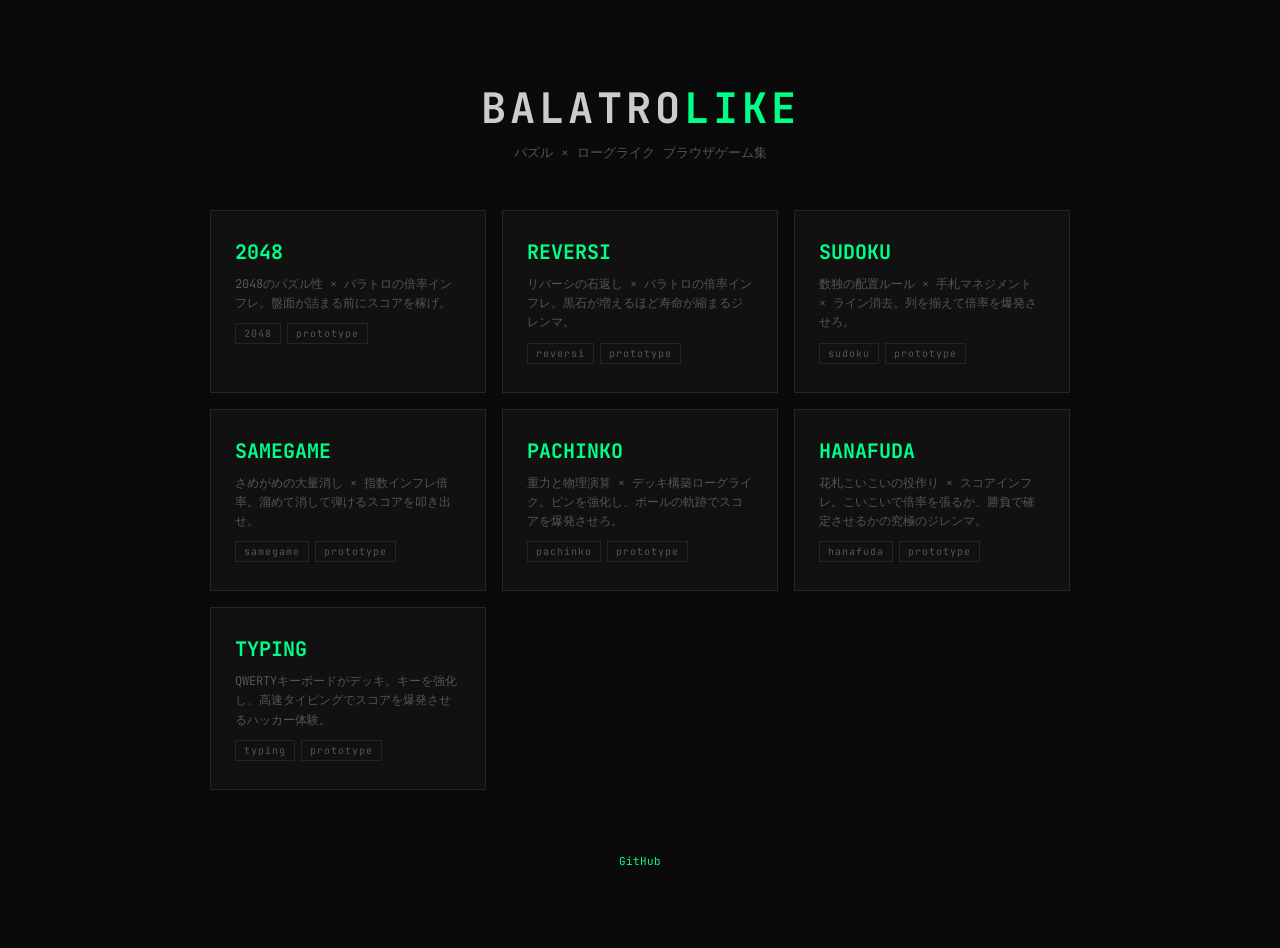
<file: index.html>
<!DOCTYPE html>
<html lang="ja">
<head>
  <meta charset="UTF-8">
  <meta name="viewport" content="width=device-width, initial-scale=1.0">
  <title>BalatroLike — パズル × ローグライク</title>
  <style>
    @import url('https://fonts.googleapis.com/css2?family=JetBrains+Mono:wght@400;700&display=swap');

    * { margin: 0; padding: 0; box-sizing: border-box; }

    :root {
      --bg: #0a0a0a;
      --bg2: #111;
      --border: #252525;
      --text: #ccc;
      --dim: #555;
      --accent: #00ff88;
    }

    body {
      font-family: 'JetBrains Mono', monospace;
      background: var(--bg);
      color: var(--text);
      min-height: 100vh;
      display: flex;
      flex-direction: column;
      align-items: center;
      padding: 80px 24px;
    }

    h1 {
      font-size: 42px;
      letter-spacing: 4px;
      margin-bottom: 8px;
    }
    h1 span { color: var(--accent); }

    .subtitle {
      color: var(--dim);
      font-size: 13px;
      margin-bottom: 48px;
    }

    .game-grid {
      display: grid;
      grid-template-columns: repeat(auto-fill, minmax(260px, 1fr));
      gap: 16px;
      width: 100%;
      max-width: 860px;
    }

    .game-card {
      background: var(--bg2);
      border: 1px solid var(--border);
      padding: 28px 24px;
      text-decoration: none;
      color: var(--text);
      transition: all 0.12s;
      display: flex;
      flex-direction: column;
      gap: 10px;
    }

    .game-card:hover {
      border-color: var(--accent);
      transform: translateY(-3px);
    }

    .game-card .card-title {
      font-size: 20px;
      font-weight: 700;
      color: var(--accent);
    }

    .game-card .card-desc {
      font-size: 12px;
      color: var(--dim);
      line-height: 1.6;
    }

    .game-card .card-tag {
      font-size: 10px;
      letter-spacing: 1px;
      color: var(--dim);
      border: 1px solid var(--border);
      padding: 3px 8px;
      align-self: flex-start;
    }

    footer {
      margin-top: 64px;
      font-size: 11px;
      color: var(--dim);
    }
    footer a { color: var(--accent); text-decoration: none; }
    footer a:hover { text-decoration: underline; }
  </style>
</head>
<body>
  <h1>BALATRO<span>LIKE</span></h1>
  <p class="subtitle">パズル × ローグライク ブラウザゲーム集</p>

  <div class="game-grid" id="game-grid"></div>

  <footer>
    <a href="https://github.com/etherpoc/BalatroLike-proto" id="repo-link" target="_blank">GitHub</a>
  </footer>

  <script>
    // ============================================================
    //  Game registry — add new entries here to extend the portal
    // ============================================================
    const GAMES = [
      {
        id: '2048',
        title: '2048',
        desc: '2048のパズル性 × バラトロの倍率インフレ。盤面が詰まる前にスコアを稼げ。',
        path: '2048/',
        tags: ['2048', 'prototype'],
      },
      {
        id: 'reversi',
        title: 'REVERSI',
        desc: 'リバーシの石返し × バラトロの倍率インフレ。黒石が増えるほど寿命が縮まるジレンマ。',
        path: 'reversi/',
        tags: ['reversi', 'prototype'],
      },
      {
        id: 'sudoku',
        title: 'SUDOKU',
        desc: '数独の配置ルール × 手札マネジメント × ライン消去。列を揃えて倍率を爆発させろ。',
        path: 'sudoku/',
        tags: ['sudoku', 'prototype'],
      },
      {
        id: 'samegame',
        title: 'SAMEGAME',
        desc: 'さめがめの大量消し × 指数インフレ倍率。溜めて消して弾けるスコアを叩き出せ。',
        path: 'samegame/',
        tags: ['samegame', 'prototype'],
      },
      {
        id: 'pachinko',
        title: 'PACHINKO',
        desc: '重力と物理演算 × デッキ構築ローグライク。ピンを強化し、ボールの軌跡でスコアを爆発させろ。',
        path: 'pachinko/',
        tags: ['pachinko', 'prototype'],
      },
      {
        id: 'hanafuda',
        title: 'HANAFUDA',
        desc: '花札こいこいの役作り × スコアインフレ。こいこいで倍率を張るか、勝負で確定させるかの究極のジレンマ。',
        path: 'hanafuda/',
        tags: ['hanafuda', 'prototype'],
      },
      {
        id: 'typing',
        title: 'TYPING',
        desc: 'QWERTYキーボードがデッキ。キーを強化し、高速タイピングでスコアを爆発させるハッカー体験。',
        path: 'typing/',
        tags: ['typing', 'prototype'],
      },
    ];

    // ============================================================
    //  Render
    // ============================================================
    const grid = document.getElementById('game-grid');

    GAMES.forEach(game => {
      const card = document.createElement('a');
      card.href = game.path;
      card.className = 'game-card';
      card.innerHTML = `
        <div class="card-title">${game.title}</div>
        <div class="card-desc">${game.desc}</div>
        <div style="display:flex;gap:6px;flex-wrap:wrap">
          ${game.tags.map(t => `<span class="card-tag">${t}</span>`).join('')}
        </div>
      `;
      grid.appendChild(card);
    });
  </script>
</body>
</html>
</file>
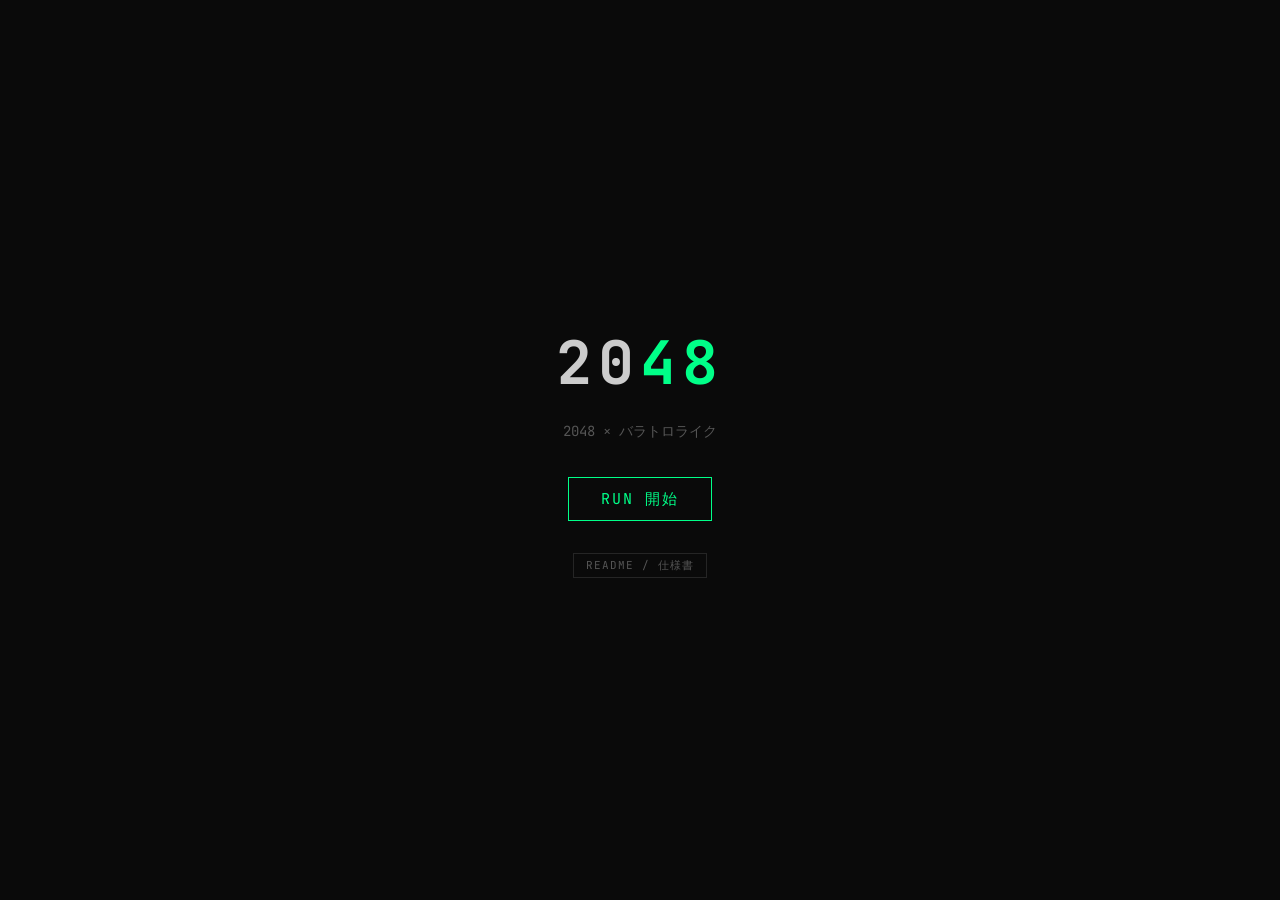
<file: 2048/index.html>
<!DOCTYPE html>
<html lang="ja">
<head>
  <meta charset="UTF-8">
  <meta name="viewport" content="width=device-width, initial-scale=1.0">
  <title>2048 × バラトロライク</title>
  <link rel="stylesheet" href="style.css">
</head>
<body>
  <div id="app">
    <!-- Title Screen -->
    <div id="screen-title" class="screen active">
      <h1>20<span class="accent">48</span></h1>
      <p class="subtitle">2048 × バラトロライク</p>
      <button id="btn-start" class="btn">RUN 開始</button>
      <a href="https://github.com/etherpoc/BalatroLike-proto/blob/main/2048/README.md" target="_blank" class="title-link">README / 仕様書</a>
    </div>

    <!-- Blind Select Screen -->
    <div id="screen-blind" class="screen">
      <h2>BLIND 選択</h2>
      <div id="ante-display" class="ante-label"></div>
      <div id="blind-cards" class="blind-cards"></div>
    </div>

    <!-- Puzzle Phase Screen -->
    <div id="screen-puzzle" class="screen">
      <div class="puzzle-layout">
        <a href="https://github.com/etherpoc/BalatroLike-proto/blob/main/2048/README.md" target="_blank" class="spec-link">Spec on GitHub</a>
        <div class="top-area">
          <div class="status-pane">
            <div class="stat-row">
              <div class="stat-block">
                <div class="stat-label">TARGET</div>
                <div id="ui-target" class="stat-value target-color">0</div>
              </div>
              <div class="stat-block">
                <div class="stat-label">CURRENT</div>
                <div id="ui-score" class="stat-value score-color">0</div>
              </div>
              <div class="stat-block small">
                <div class="stat-label">MONEY</div>
                <div id="ui-money" class="stat-value accent">$0</div>
              </div>
            </div>
            <div id="boss-banner" class="boss-banner hidden"></div>
            <div class="calc-combo-row">
              <div id="calc-display" class="calc-display hidden">
                <span class="calc-label">CHIPS</span>
                <span id="calc-chips" class="calc-chips">0</span>
                <span class="calc-x">&times;</span>
                <span class="calc-label">MULT</span>
                <span id="calc-mult" class="calc-mult">0</span>
                <span class="calc-eq">=</span>
                <span id="calc-result" class="calc-result">0</span>
              </div>
              <div id="combo-meter" class="combo-meter">
                <div class="combo-label">COMBO</div>
                <div id="combo-num" class="combo-num">0</div>
                <div id="combo-freeze" class="combo-freeze hidden"></div>
              </div>
            </div>
          </div>
          <div class="right-info">
            <div class="info-col">
              <div class="stat-label">ARTIFACTS</div>
              <div id="ui-artifacts" class="slot-list"></div>
            </div>
            <div class="info-col">
              <div class="stat-label">ITEMS</div>
              <div id="ui-items" class="slot-list"></div>
            </div>
          </div>
        </div>
        <div class="bottom-area">
          <div class="board-wrapper">
            <div id="board" class="board"></div>
            <div id="target-overlay" class="target-overlay hidden">
              <div id="target-msg" class="target-msg"></div>
              <div class="target-hint">Esc でキャンセル</div>
            </div>
          </div>
        </div>
      </div>
    </div>

    <!-- Result Screen -->
    <div id="screen-result" class="screen">
      <div id="result-content"></div>
    </div>

    <!-- Shop Screen -->
    <div id="screen-shop" class="screen">
      <h2>SHOP</h2>
      <div class="shop-money">所持金: <span id="shop-money">$0</span></div>
      <div id="shop-items" class="shop-items"></div>
      <button id="btn-next-round" class="btn">次のラウンドへ</button>
    </div>

    <!-- Game Over Screen -->
    <div id="screen-gameover" class="screen">
      <h2 class="fail-text">GAME OVER</h2>
      <p id="gameover-reason"></p>
      <div id="gameover-stats" class="end-stats"></div>
      <button id="btn-retry" class="btn">リトライ</button>
    </div>

    <!-- Win Screen -->
    <div id="screen-win" class="screen">
      <h2 class="accent">CONGRATULATIONS</h2>
      <p>全ステージクリア！</p>
      <div id="win-stats" class="end-stats"></div>
      <button id="btn-win-retry" class="btn">もう一度遊ぶ</button>
    </div>
  </div>
  <script src="game.js"></script>
</body>
</html>
</file>
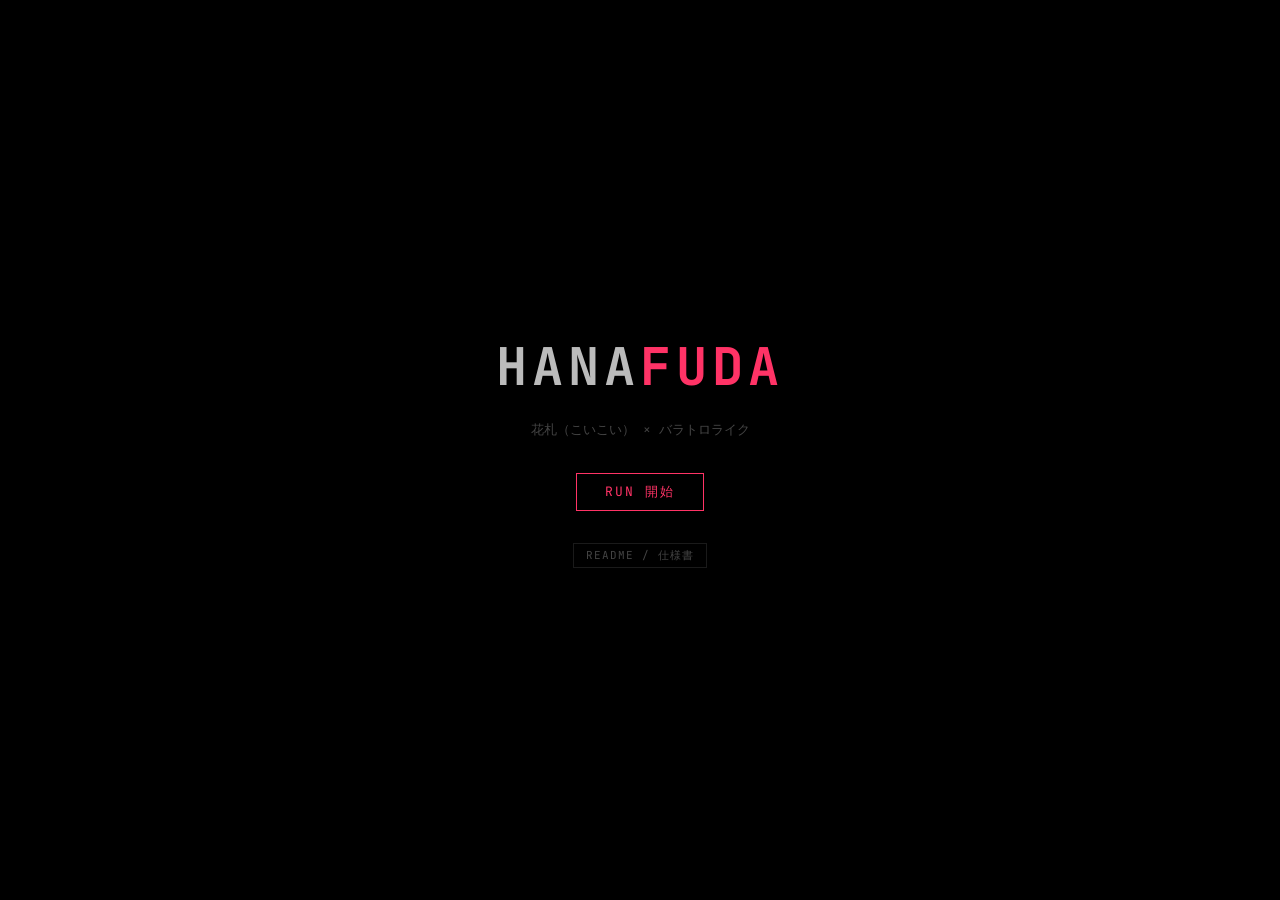
<file: hanafuda/index.html>
<!DOCTYPE html>
<html lang="ja">
<head>
  <meta charset="UTF-8">
  <meta name="viewport" content="width=device-width, initial-scale=1.0">
  <title>花札 × バラトロライク</title>
  <link rel="stylesheet" href="style.css">
</head>
<body>
  <div id="app">
    <div id="screen-title" class="screen active">
      <h1>HANA<span class="accent">FUDA</span></h1>
      <p class="subtitle">花札（こいこい） × バラトロライク</p>
      <button id="btn-start" class="btn">RUN 開始</button>
      <a href="https://github.com/etherpoc/BalatroLike-proto/blob/main/hanafuda/README.md" target="_blank" class="title-link">README / 仕様書</a>
    </div>

    <div id="screen-blind" class="screen">
      <h2>BLIND 選択</h2>
      <div id="ante-display" class="ante-label"></div>
      <div id="blind-cards" class="blind-cards"></div>
    </div>

    <div id="screen-puzzle" class="screen">
      <div class="puzzle-layout">
        <a href="https://github.com/etherpoc/BalatroLike-proto/blob/main/hanafuda/README.md" target="_blank" class="spec-link">Spec on GitHub</a>
        <div class="top-area">
          <div class="status-pane">
            <div class="stat-row">
              <div class="stat-block"><div class="stat-label">TARGET</div><div id="ui-target" class="stat-value accent">0</div></div>
              <div class="stat-block"><div class="stat-label">CURRENT</div><div id="ui-score" class="stat-value accent">0</div></div>
              <div class="stat-block small"><div class="stat-label">MONEY</div><div id="ui-money" class="stat-value accent">$0</div></div>
            </div>
            <div id="goal-banner" class="goal-banner hidden">
              <div class="goal-text">GOAL REACHED!</div>
              <button id="btn-round-clear" class="btn btn-clear">ROUND CLEAR（精算）</button>
            </div>
            <div class="stat-row">
              <div class="stat-block small"><div class="stat-label">HANDS</div><div id="ui-hands" class="stat-value">0</div></div>
              <div class="stat-block small"><div class="stat-label">DECK</div><div id="ui-deck" class="stat-value">0</div></div>
              <div class="stat-block small"><div class="stat-label">KOI-KOI</div><div id="ui-koikoi" class="stat-value">0</div></div>
            </div>
            <div id="calc-display" class="calc-display">
              <span class="calc-label">CHIPS</span><span id="calc-chips" class="calc-chips">0</span>
              <span class="calc-x">&times;</span>
              <span class="calc-label">MULT</span><span id="calc-mult" class="calc-mult">0</span>
              <span class="calc-eq">=</span>
              <span id="calc-result" class="calc-result">0</span>
            </div>
          </div>
          <div class="right-info">
            <div class="info-col"><div class="stat-label">ARTIFACTS</div><div id="ui-artifacts" class="slot-list"></div></div>
            <div class="info-col"><div class="stat-label">ITEMS</div><div id="ui-items" class="slot-list"></div></div>
          </div>
        </div>

        <div class="board-area">
          <div class="captured-area">
            <div class="stat-label">獲得札</div>
            <div id="captured-cards" class="card-row captured-row"></div>
          </div>
          <div class="table-area">
            <div class="stat-label">場札 TABLE</div>
            <div id="table-cards" class="card-row"></div>
          </div>
          <div class="hand-area">
            <div class="hand-header">
              <div class="stat-label">手札 HAND</div>
            </div>
            <div id="hand-cards" class="card-row"></div>
          </div>
        </div>

        <div id="koikoi-modal" class="modal hidden">
          <div class="modal-content">
            <div class="modal-title">役成立！</div>
            <div id="modal-yaku-list" class="modal-yaku"></div>
            <div class="modal-buttons">
              <button id="btn-shoubu" class="btn btn-shoubu">勝負（SHOUBU）</button>
              <button id="btn-koikoi" class="btn btn-koikoi">こいこい（KOI-KOI）</button>
            </div>
          </div>
        </div>
      </div>
    </div>

    <div id="screen-result" class="screen"><div id="result-content"></div></div>

    <div id="screen-shop" class="screen">
      <h2>SHOP</h2>
      <div class="shop-money">所持金: <span id="shop-money">$0</span></div>
      <div id="shop-items" class="shop-items"></div>
      <button id="btn-next-round" class="btn">次のラウンドへ</button>
    </div>

    <div id="screen-gameover" class="screen">
      <h2 class="fail-text">GAME OVER</h2>
      <p id="gameover-reason"></p>
      <div id="gameover-stats" class="end-stats"></div>
      <button id="btn-retry" class="btn">リトライ</button>
    </div>

    <div id="screen-win" class="screen">
      <h2 class="accent">CONGRATULATIONS</h2>
      <p>全ステージクリア！</p>
      <div id="win-stats" class="end-stats"></div>
      <button id="btn-win-retry" class="btn">もう一度遊ぶ</button>
    </div>
  </div>
  <script src="game.js"></script>
</body>
</html>
</file>
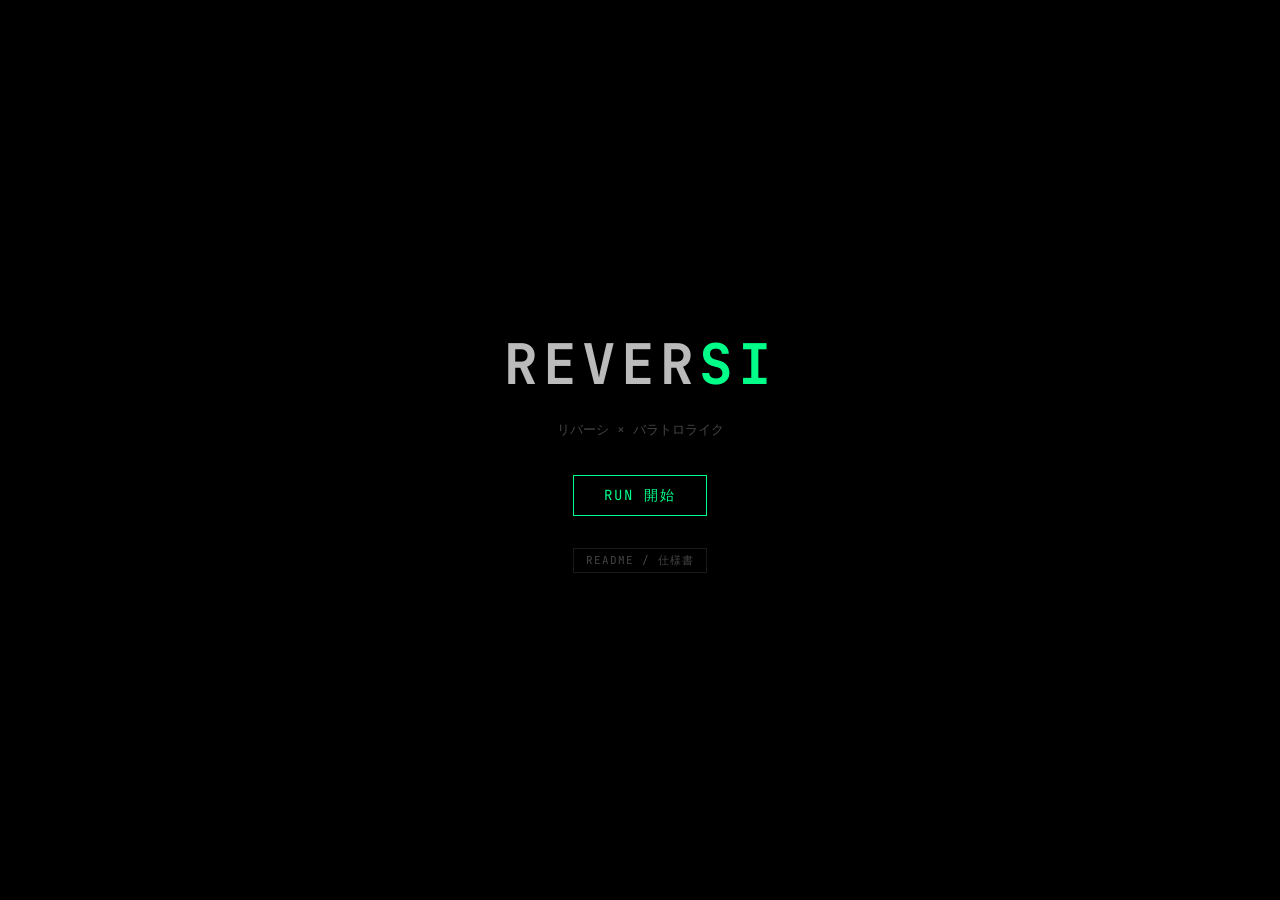
<file: reversi/index.html>
<!DOCTYPE html>
<html lang="ja">
<head>
  <meta charset="UTF-8">
  <meta name="viewport" content="width=device-width, initial-scale=1.0">
  <title>リバーシ × バラトロライク</title>
  <link rel="stylesheet" href="style.css">
</head>
<body>
  <div id="app">
    <!-- Title -->
    <div id="screen-title" class="screen active">
      <h1>REVER<span class="accent">SI</span></h1>
      <p class="subtitle">リバーシ × バラトロライク</p>
      <button id="btn-start" class="btn">RUN 開始</button>
      <a href="https://github.com/etherpoc/BalatroLike-proto/blob/main/reversi/README.md" target="_blank" class="title-link">README / 仕様書</a>
    </div>

    <!-- Blind Select -->
    <div id="screen-blind" class="screen">
      <h2>BLIND 選択</h2>
      <div id="ante-display" class="ante-label"></div>
      <div id="blind-cards" class="blind-cards"></div>
    </div>

    <!-- Puzzle Phase -->
    <div id="screen-puzzle" class="screen">
      <div class="puzzle-layout">
        <a href="https://github.com/etherpoc/BalatroLike-proto/blob/main/reversi/README.md" target="_blank" class="spec-link">Spec on GitHub</a>
        <div class="top-area">
          <div class="status-pane">
            <div class="stat-row">
              <div class="stat-block">
                <div class="stat-label">TARGET</div>
                <div id="ui-target" class="stat-value neon-green">0</div>
              </div>
              <div class="stat-block">
                <div class="stat-label">CURRENT</div>
                <div id="ui-score" class="stat-value neon-green">0</div>
              </div>
              <div class="stat-block small">
                <div class="stat-label">MONEY</div>
                <div id="ui-money" class="stat-value neon-green">$0</div>
              </div>
            </div>
            <div id="enemy-level" class="enemy-level"></div>
            <div id="turn-banner" class="turn-banner"></div>
            <div id="goal-banner" class="goal-banner hidden">
              <div class="goal-text">GOAL REACHED!</div>
              <button id="btn-round-clear" class="btn btn-clear">ROUND CLEAR（精算して進む）</button>
              <div class="goal-hint">続行してさらにスコアを稼ぐこともできます</div>
            </div>
            <div id="calc-display" class="calc-display hidden">
              <span class="calc-label">CHIPS</span>
              <span id="calc-chips" class="calc-chips">0</span>
              <span class="calc-x">&times;</span>
              <span class="calc-label">MULT</span>
              <span id="calc-mult" class="calc-mult">0</span>
              <span class="calc-eq">=</span>
              <span id="calc-result" class="calc-result">0</span>
            </div>
          </div>
          <div class="right-info">
            <div class="info-col">
              <div class="stat-label">ARTIFACTS</div>
              <div id="ui-artifacts" class="slot-list"></div>
            </div>
            <div class="info-col">
              <div class="stat-label">ITEMS</div>
              <div id="ui-items" class="slot-list"></div>
            </div>
          </div>
        </div>
        <div class="bottom-area">
          <div class="side-info">
            <div class="life-meter">
              <div class="stat-label">LIFE</div>
              <div id="life-bar" class="life-bar"><div id="life-fill" class="life-fill"></div></div>
              <div id="life-text" class="life-text">BLACK: 0%</div>
            </div>
            <div id="corner-status" class="corner-status"></div>
          </div>
          <div class="board-wrapper">
            <div id="board" class="board"></div>
            <div id="target-overlay" class="target-overlay hidden">
              <div id="target-msg" class="target-msg"></div>
              <div class="target-hint">Esc でキャンセル</div>
            </div>
          </div>
        </div>
      </div>
    </div>

    <!-- Result -->
    <div id="screen-result" class="screen">
      <div id="result-content"></div>
    </div>

    <!-- Shop -->
    <div id="screen-shop" class="screen">
      <h2>SHOP</h2>
      <div class="shop-money">所持金: <span id="shop-money">$0</span></div>
      <div id="shop-items" class="shop-items"></div>
      <button id="btn-next-round" class="btn">次のラウンドへ</button>
    </div>

    <!-- Game Over -->
    <div id="screen-gameover" class="screen">
      <h2 class="fail-text">GAME OVER</h2>
      <p id="gameover-reason"></p>
      <div id="gameover-stats" class="end-stats"></div>
      <button id="btn-retry" class="btn">リトライ</button>
    </div>

    <!-- Win -->
    <div id="screen-win" class="screen">
      <h2 class="neon-green">CONGRATULATIONS</h2>
      <p>全ステージクリア！</p>
      <div id="win-stats" class="end-stats"></div>
      <button id="btn-win-retry" class="btn">もう一度遊ぶ</button>
    </div>
  </div>
  <script src="game.js"></script>
</body>
</html>
</file>
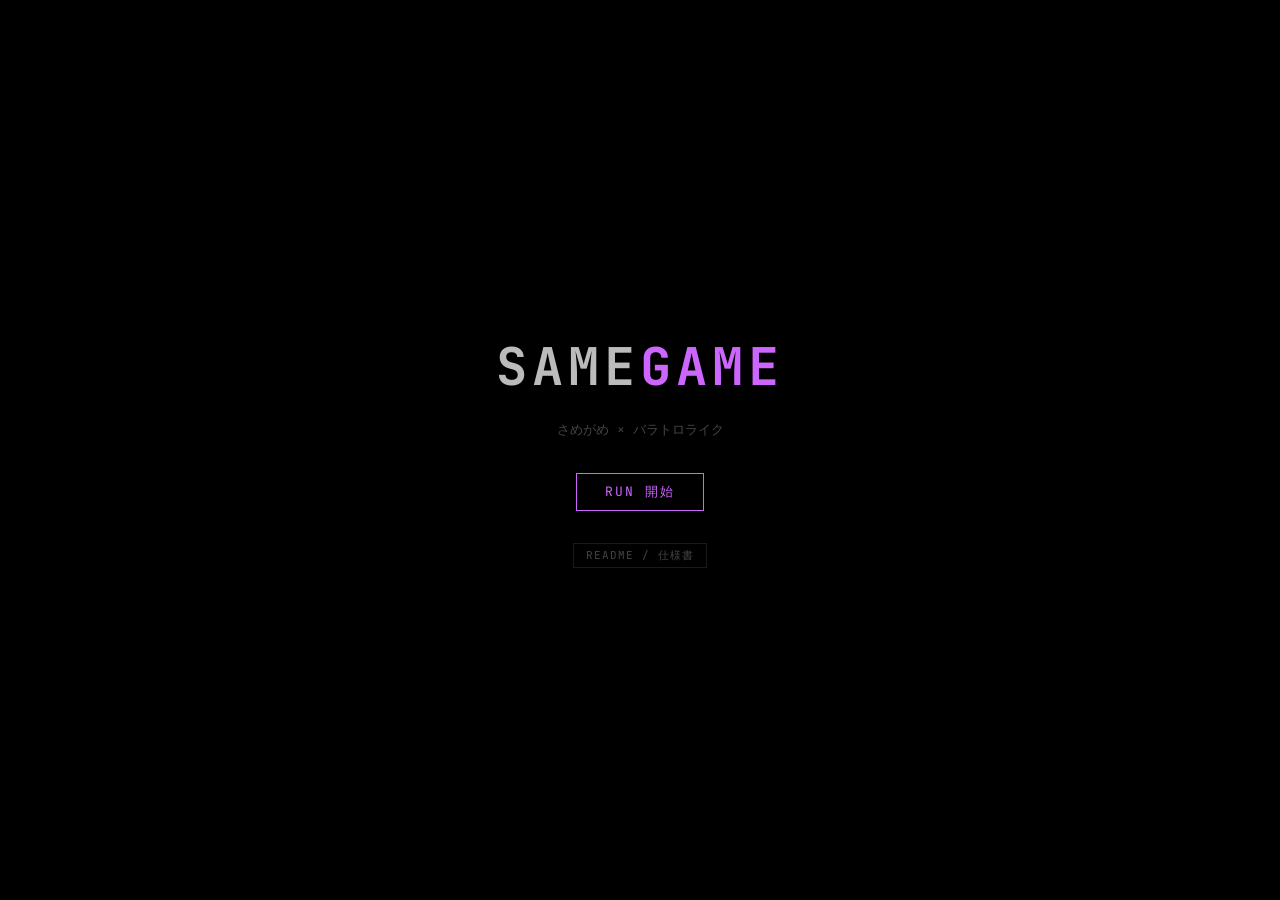
<file: samegame/index.html>
<!DOCTYPE html>
<html lang="ja">
<head>
  <meta charset="UTF-8">
  <meta name="viewport" content="width=device-width, initial-scale=1.0">
  <title>さめがめ × バラトロライク</title>
  <link rel="stylesheet" href="style.css">
</head>
<body>
  <div id="app">
    <div id="screen-title" class="screen active">
      <h1>SAME<span class="accent">GAME</span></h1>
      <p class="subtitle">さめがめ × バラトロライク</p>
      <button id="btn-start" class="btn">RUN 開始</button>
      <a href="https://github.com/etherpoc/BalatroLike-proto/blob/main/samegame/README.md" target="_blank" class="title-link">README / 仕様書</a>
    </div>

    <div id="screen-blind" class="screen">
      <h2>BLIND 選択</h2>
      <div id="ante-display" class="ante-label"></div>
      <div id="blind-cards" class="blind-cards"></div>
    </div>

    <div id="screen-puzzle" class="screen">
      <div class="puzzle-layout">
        <a href="https://github.com/etherpoc/BalatroLike-proto/blob/main/samegame/README.md" target="_blank" class="spec-link">Spec on GitHub</a>
        <div class="top-area">
          <div class="status-pane">
            <div class="stat-row">
              <div class="stat-block"><div class="stat-label">TARGET</div><div id="ui-target" class="stat-value accent">0</div></div>
              <div class="stat-block"><div class="stat-label">CURRENT</div><div id="ui-score" class="stat-value accent">0</div></div>
              <div class="stat-block small"><div class="stat-label">MONEY</div><div id="ui-money" class="stat-value accent">$0</div></div>
            </div>
            <div id="goal-banner" class="goal-banner hidden">
              <div class="goal-text">GOAL REACHED!</div>
              <button id="btn-round-clear" class="btn btn-clear">ROUND CLEAR（精算）</button>
            </div>
            <div class="stat-row">
              <div class="stat-block small"><div class="stat-label">HANDS</div><div id="ui-hands" class="stat-value">0</div></div>
              <button id="btn-refill" class="btn btn-small">REFILL（1手消費）</button>
            </div>
            <div id="calc-display" class="calc-display hidden">
              <span class="calc-label">CHIPS</span><span id="calc-chips" class="calc-chips">0</span>
              <span class="calc-x">&times;</span>
              <span class="calc-label">MULT</span><span id="calc-mult" class="calc-mult">0</span>
              <span class="calc-eq">=</span>
              <span id="calc-result" class="calc-result">0</span>
            </div>
          </div>
          <div class="right-info">
            <div class="info-col"><div class="stat-label">ARTIFACTS</div><div id="ui-artifacts" class="slot-list"></div></div>
            <div class="info-col"><div class="stat-label">ITEMS</div><div id="ui-items" class="slot-list"></div></div>
          </div>
        </div>
        <div class="bottom-area">
          <div id="board" class="board"></div>
        </div>
      </div>
    </div>

    <div id="screen-result" class="screen"><div id="result-content"></div></div>

    <div id="screen-shop" class="screen">
      <h2>SHOP</h2>
      <div class="shop-money">所持金: <span id="shop-money">$0</span></div>
      <div id="shop-items" class="shop-items"></div>
      <button id="btn-next-round" class="btn">次のラウンドへ</button>
    </div>

    <div id="screen-gameover" class="screen">
      <h2 class="fail-text">GAME OVER</h2>
      <p id="gameover-reason"></p>
      <div id="gameover-stats" class="end-stats"></div>
      <button id="btn-retry" class="btn">リトライ</button>
    </div>

    <div id="screen-win" class="screen">
      <h2 class="accent">CONGRATULATIONS</h2>
      <p>全ステージクリア！</p>
      <div id="win-stats" class="end-stats"></div>
      <button id="btn-win-retry" class="btn">もう一度遊ぶ</button>
    </div>
  </div>
  <script src="game.js"></script>
</body>
</html>
</file>
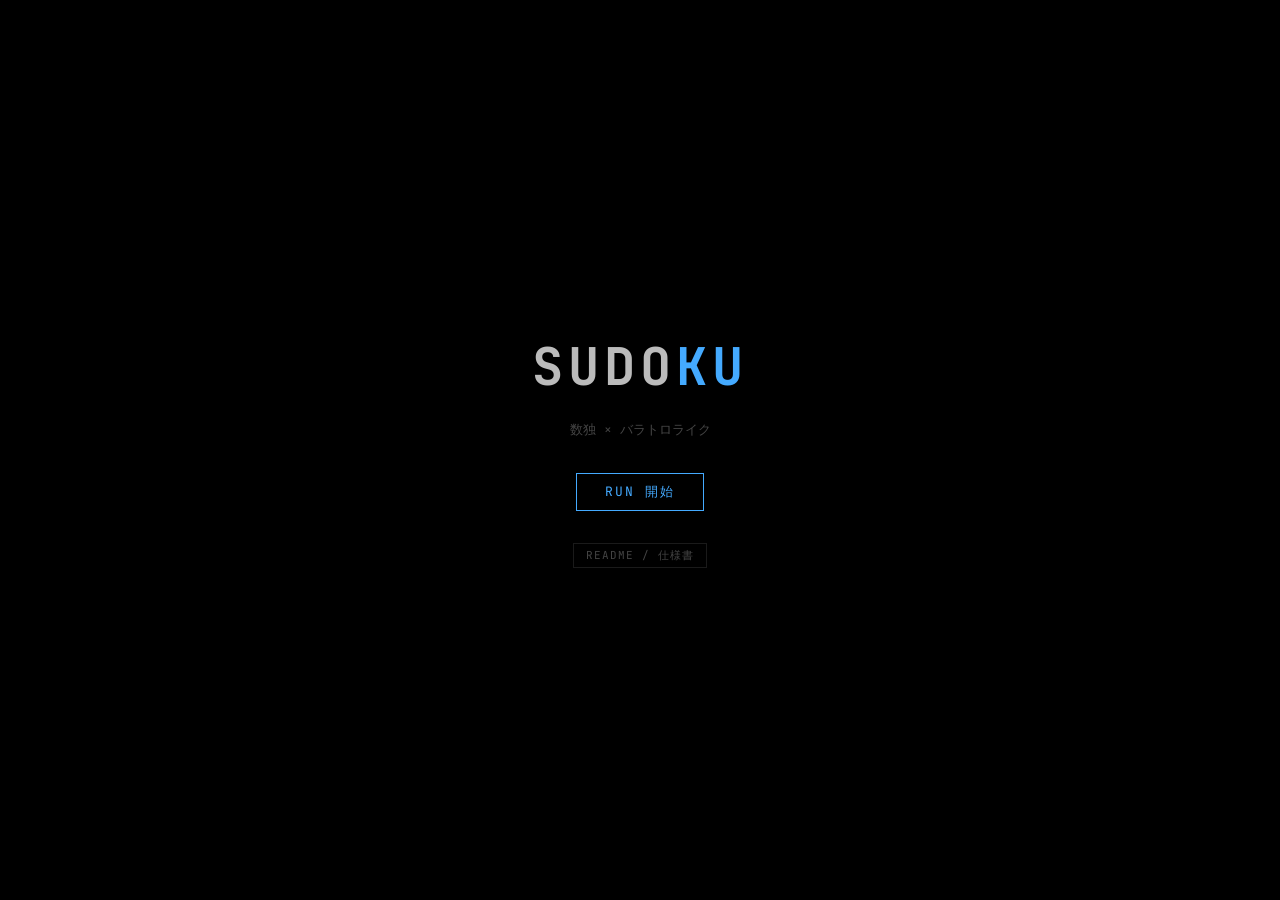
<file: sudoku/index.html>
<!DOCTYPE html>
<html lang="ja">
<head>
  <meta charset="UTF-8">
  <meta name="viewport" content="width=device-width, initial-scale=1.0">
  <title>数独 × バラトロライク</title>
  <link rel="stylesheet" href="style.css">
</head>
<body>
  <div id="app">
    <div id="screen-title" class="screen active">
      <h1>SUDO<span class="accent">KU</span></h1>
      <p class="subtitle">数独 × バラトロライク</p>
      <button id="btn-start" class="btn">RUN 開始</button>
      <a href="https://github.com/etherpoc/BalatroLike-proto/blob/main/sudoku/README.md" target="_blank" class="title-link">README / 仕様書</a>
    </div>

    <div id="screen-blind" class="screen">
      <h2>BLIND 選択</h2>
      <div id="ante-display" class="ante-label"></div>
      <div id="blind-cards" class="blind-cards"></div>
    </div>

    <div id="screen-puzzle" class="screen">
      <div class="puzzle-layout">
        <a href="https://github.com/etherpoc/BalatroLike-proto/blob/main/sudoku/README.md" target="_blank" class="spec-link">Spec on GitHub</a>
        <div class="top-area">
          <div class="status-pane">
            <div class="stat-row">
              <div class="stat-block"><div class="stat-label">TARGET</div><div id="ui-target" class="stat-value accent">0</div></div>
              <div class="stat-block"><div class="stat-label">CURRENT</div><div id="ui-score" class="stat-value accent">0</div></div>
              <div class="stat-block small"><div class="stat-label">MONEY</div><div id="ui-money" class="stat-value accent">$0</div></div>
            </div>
            <div id="goal-banner" class="goal-banner hidden">
              <div class="goal-text">GOAL REACHED!</div>
              <button id="btn-round-clear" class="btn btn-clear">ROUND CLEAR（精算）</button>
            </div>
            <div id="calc-display" class="calc-display hidden">
              <span class="calc-label">CHIPS</span><span id="calc-chips" class="calc-chips">0</span>
              <span class="calc-x">&times;</span>
              <span class="calc-label">MULT</span><span id="calc-mult" class="calc-mult">0</span>
              <span class="calc-eq">=</span>
              <span id="calc-result" class="calc-result">0</span>
            </div>
          </div>
          <div class="right-info">
            <div class="info-col"><div class="stat-label">ARTIFACTS</div><div id="ui-artifacts" class="slot-list"></div></div>
            <div class="info-col"><div class="stat-label">ITEMS</div><div id="ui-items" class="slot-list"></div></div>
          </div>
        </div>
        <div class="bottom-area">
          <div class="hand-area">
            <div class="stat-label">HAND</div>
            <div id="hand" class="hand"></div>
            <div id="deck-info" class="deck-info"></div>
            <div class="discard-row">
              <button id="btn-discard" class="btn btn-small">DISCARD</button>
              <span id="discard-count" class="discard-count"></span>
            </div>
          </div>
          <div class="board-wrapper">
            <div id="board" class="board"></div>
          </div>
        </div>
      </div>
    </div>

    <div id="screen-result" class="screen"><div id="result-content"></div></div>

    <div id="screen-shop" class="screen">
      <h2>SHOP</h2>
      <div class="shop-money">所持金: <span id="shop-money">$0</span></div>
      <div id="shop-items" class="shop-items"></div>
      <button id="btn-next-round" class="btn">次のラウンドへ</button>
    </div>

    <div id="screen-gameover" class="screen">
      <h2 class="fail-text">GAME OVER</h2>
      <p id="gameover-reason"></p>
      <div id="gameover-stats" class="end-stats"></div>
      <button id="btn-retry" class="btn">リトライ</button>
    </div>

    <div id="screen-win" class="screen">
      <h2 class="accent">CONGRATULATIONS</h2>
      <p>全ステージクリア！</p>
      <div id="win-stats" class="end-stats"></div>
      <button id="btn-win-retry" class="btn">もう一度遊ぶ</button>
    </div>
  </div>
  <script src="game.js"></script>
</body>
</html>
</file>
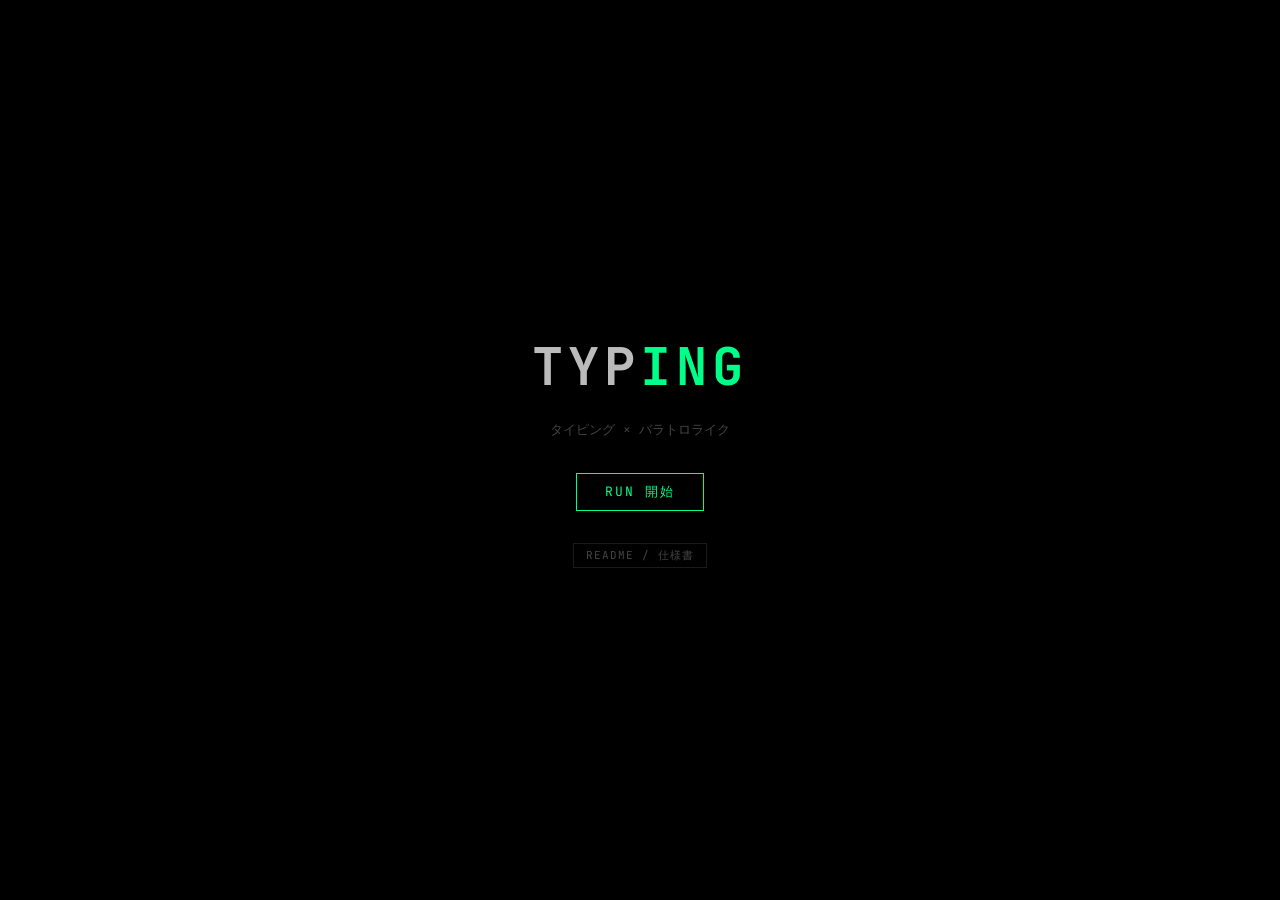
<file: typing/index.html>
<!DOCTYPE html>
<html lang="ja">
<head>
  <meta charset="UTF-8">
  <meta name="viewport" content="width=device-width, initial-scale=1.0">
  <title>タイピング × バラトロライク</title>
  <link rel="stylesheet" href="style.css">
</head>
<body>
  <div id="app">
    <div id="screen-title" class="screen active">
      <h1>TYP<span class="accent">ING</span></h1>
      <p class="subtitle">タイピング × バラトロライク</p>
      <button id="btn-start" class="btn">RUN 開始</button>
      <a href="https://github.com/etherpoc/BalatroLike-proto/blob/main/typing/README.md" target="_blank" class="title-link">README / 仕様書</a>
    </div>

    <div id="screen-blind" class="screen">
      <h2>BLIND 選択</h2>
      <div id="ante-display" class="ante-label"></div>
      <div id="blind-cards" class="blind-cards"></div>
    </div>

    <div id="screen-puzzle" class="screen">
      <div class="puzzle-layout">
        <a href="https://github.com/etherpoc/BalatroLike-proto/blob/main/typing/README.md" target="_blank" class="spec-link">Spec on GitHub</a>

        <div class="terminal-header">
          <span class="term-prompt">root@balatro:~#</span> ./typing_game
        </div>

        <div class="top-area">
          <div class="status-pane">
            <div class="stat-row">
              <div class="stat-block"><div class="stat-label">TARGET</div><div id="ui-target" class="stat-value accent">0</div></div>
              <div class="stat-block"><div class="stat-label">CURRENT</div><div id="ui-score" class="stat-value accent">0</div></div>
              <div class="stat-block small"><div class="stat-label">MONEY</div><div id="ui-money" class="stat-value accent">$0</div></div>
            </div>
            <div id="goal-banner" class="goal-banner hidden">
              <div class="goal-text">GOAL REACHED!</div>
              <button id="btn-round-clear" class="btn btn-clear">ROUND CLEAR（精算）</button>
            </div>
            <div class="stat-row">
              <div class="stat-block small"><div class="stat-label">HANDS</div><div id="ui-hands" class="stat-value">0</div></div>
              <div class="stat-block small"><div class="stat-label">WPM</div><div id="ui-wpm" class="stat-value">—</div></div>
            </div>
            <div id="calc-display" class="calc-display">
              <span class="calc-label">CHIPS</span><span id="calc-chips" class="calc-chips">0</span>
              <span class="calc-x">&times;</span>
              <span class="calc-label">MULT</span><span id="calc-mult" class="calc-mult">0</span>
              <span class="calc-eq">=</span>
              <span id="calc-result" class="calc-result">0</span>
            </div>
          </div>
          <div class="right-info">
            <div class="info-col"><div class="stat-label">ARTIFACTS</div><div id="ui-artifacts" class="slot-list"></div></div>
            <div class="info-col"><div class="stat-label">ITEMS</div><div id="ui-items" class="slot-list"></div></div>
          </div>
        </div>

        <div class="board-area">
          <div class="word-list-area">
            <div class="stat-label">[ SELECT TARGET WORD ]</div>
            <div id="word-list" class="word-list"></div>
          </div>
          <div class="typing-area">
            <div class="term-line">
              <span class="term-prompt">&gt;</span>
              <span class="term-label">typing:</span>
              <span id="typed-output" class="typed-output"></span><span id="cursor" class="cursor">_</span>
            </div>
            <div id="typing-log" class="typing-log"></div>
          </div>
          <div class="keyboard-area">
            <div class="stat-label">KEYBOARD DECK</div>
            <div id="keyboard-display" class="keyboard-display"></div>
          </div>
        </div>
      </div>
    </div>

    <div id="screen-result" class="screen"><div id="result-content"></div></div>

    <div id="screen-shop" class="screen">
      <h2>SHOP</h2>
      <div class="shop-money">所持金: <span id="shop-money">$0</span></div>
      <div id="shop-items" class="shop-items"></div>
      <button id="btn-next-round" class="btn">次のラウンドへ</button>
    </div>

    <div id="screen-gameover" class="screen">
      <h2 class="fail-text">GAME OVER</h2>
      <p id="gameover-reason"></p>
      <div id="gameover-stats" class="end-stats"></div>
      <button id="btn-retry" class="btn">リトライ</button>
    </div>

    <div id="screen-win" class="screen">
      <h2 class="accent">CONGRATULATIONS</h2>
      <p>全ステージクリア！</p>
      <div id="win-stats" class="end-stats"></div>
      <button id="btn-win-retry" class="btn">もう一度遊ぶ</button>
    </div>
  </div>
  <script src="game.js"></script>
</body>
</html>
</file>
<file: 2048/style.css>
@import url('https://fonts.googleapis.com/css2?family=JetBrains+Mono:wght@400;700&display=swap');

* { margin: 0; padding: 0; box-sizing: border-box; }

:root {
  --bg:      #0a0a0a;
  --bg2:     #111;
  --border:  #252525;
  --text:    #ccc;
  --dim:     #555;
  --accent:  #00ff88;
  --accent-d:#00cc6a;
  --blue:    #5dade2;
  --red:     #e94560;
  --gold:    #f5c542;
  --purple:  #a855f7;
  --tile-bg: #161616;
  --fail:    #ff4444;
  --glass:   #88ddff;
  --golden:  #ffd700;
}

body {
  font-family: 'JetBrains Mono', monospace;
  background: var(--bg);
  color: var(--text);
  height: 100vh;
  overflow: hidden;
  user-select: none;
}

#app { width: 100vw; height: 100vh; position: relative; }

/* ---------- Screens ---------- */
.screen {
  position: absolute; inset: 0;
  display: none; flex-direction: column;
  align-items: center; justify-content: center; gap: 20px;
}
.screen.active { display: flex; }

/* ---------- Title ---------- */
#screen-title h1 { font-size: 60px; letter-spacing: 6px; }
.accent { color: var(--accent); }
.subtitle { color: var(--dim); font-size: 14px; margin-bottom: 16px; }
.title-link { font-size: 11px; color: var(--dim); text-decoration: none; border: 1px solid var(--border); padding: 4px 12px; margin-top: 12px; letter-spacing: 1px; transition: all 0.12s; }
.title-link:hover { color: var(--accent); border-color: var(--accent); }

/* ---------- Buttons ---------- */
.btn {
  font-family: inherit; font-size: 15px;
  padding: 11px 32px;
  background: transparent; color: var(--accent);
  border: 1px solid var(--accent);
  cursor: pointer; letter-spacing: 2px; transition: all 0.12s;
}
.btn:hover { background: var(--accent); color: var(--bg); }
.btn:disabled { opacity: 0.3; pointer-events: none; }

/* ---------- Blind Select ---------- */
.ante-label { font-size: 18px; color: var(--accent); }
.blind-cards { display: flex; gap: 14px; }
.blind-card {
  background: var(--bg2); border: 1px solid var(--border);
  padding: 24px 20px; width: 200px; text-align: center;
  cursor: pointer; transition: all 0.12s;
  display: flex; flex-direction: column; gap: 8px;
}
.blind-card:hover { border-color: var(--accent); }
.blind-card.boss { border-color: var(--red); }
.blind-card.boss:hover { border-color: var(--fail); }
.blind-card .b-name { font-size: 14px; font-weight: 700; }
.blind-card .b-target { color: var(--accent); font-size: 20px; }
.blind-card .b-reward { color: var(--dim); font-size: 12px; }
.blind-card .b-boss { color: var(--red); font-size: 11px; min-height: 16px; }

/* ---------- Puzzle Layout ---------- */
.puzzle-layout {
  display: flex; flex-direction: column;
  width: 100%; height: 100%;
  padding: 24px 32px; gap: 16px;
  position: relative;
}
.spec-link {
  position: absolute; top: 8px; right: 16px;
  font-size: 10px; color: var(--dim); text-decoration: none;
  border: 1px solid var(--border); padding: 3px 10px;
  letter-spacing: 1px; transition: all 0.12s; z-index: 5;
}
.spec-link:hover { color: var(--accent); border-color: var(--accent); }
.top-area {
  display: flex; justify-content: space-between; align-items: flex-start; gap: 24px;
}
.status-pane { display: flex; flex-direction: column; gap: 10px; }
.stat-row { display: flex; gap: 12px; }
.stat-block {
  background: var(--bg2); border: 1px solid var(--border);
  padding: 10px 16px; min-width: 150px;
}
.stat-block.small { min-width: 100px; }
.stat-label { font-size: 10px; color: var(--dim); letter-spacing: 2px; margin-bottom: 2px; }
.stat-value { font-size: 24px; font-weight: 700; }
.target-color { color: var(--gold); }
.score-color { color: var(--accent); }

/* Boss banner */
.boss-banner {
  background: rgba(233,69,96,0.15); border: 1px solid var(--red);
  padding: 6px 14px; font-size: 12px; color: var(--red);
}
.boss-banner.hidden { display: none; }

/* Calc + Combo row */
.calc-combo-row { display: flex; gap: 10px; align-items: stretch; }

/* Calc display */
.calc-display {
  background: var(--bg2); border: 1px solid var(--border);
  padding: 8px 14px; font-size: 16px; display: flex; align-items: center; gap: 6px;
  flex: 1;
}
.calc-display.hidden { visibility: hidden; }
.calc-display.flash { animation: flashCalc 0.5s ease-out; }
.calc-label { font-size: 9px; color: var(--dim); letter-spacing: 1px; }
.calc-chips { color: var(--blue); font-weight: 700; }
.calc-x, .calc-eq { color: var(--dim); }
.calc-mult { color: var(--red); font-weight: 700; }
.calc-result { color: var(--accent); font-weight: 700; font-size: 20px; }
@keyframes flashCalc {
  0% { border-color: var(--accent); box-shadow: 0 0 10px var(--accent); }
  100% { border-color: var(--border); box-shadow: none; }
}

/* Combo meter */
.combo-meter {
  background: var(--bg2); border: 1px solid var(--border);
  padding: 6px 14px; min-width: 80px;
  display: flex; flex-direction: column; align-items: center; justify-content: center;
  transition: all 0.2s;
}
.combo-label { font-size: 9px; color: var(--dim); letter-spacing: 2px; }
.combo-num { font-size: 22px; font-weight: 700; color: var(--dim); transition: color 0.2s; }
.combo-meter.hot { border-color: #ff9f43; }
.combo-meter.hot .combo-num { color: #ff9f43; }
.combo-meter.fire { border-color: var(--red); box-shadow: 0 0 8px rgba(233,69,96,0.3); }
.combo-meter.fire .combo-num { color: var(--red); }
.combo-meter.inferno {
  border-color: var(--gold);
  box-shadow: 0 0 14px rgba(245,197,66,0.4);
  animation: comboPulse 0.6s ease-in-out infinite alternate;
}
.combo-meter.inferno .combo-num { color: var(--gold); }
@keyframes comboPulse {
  0% { box-shadow: 0 0 8px rgba(245,197,66,0.3); }
  100% { box-shadow: 0 0 18px rgba(245,197,66,0.6); }
}
.combo-freeze { font-size: 8px; color: var(--blue); letter-spacing: 1px; }
.combo-freeze.hidden { display: none; }

/* Right info */
.right-info { display: flex; gap: 16px; }
.info-col { display: flex; flex-direction: column; gap: 4px; }
.slot-list { display: flex; flex-direction: column; gap: 4px; }

.art-slot, .item-slot {
  background: var(--bg2); border: 1px solid var(--border);
  padding: 6px 10px; min-width: 155px; min-height: 38px;
}
.art-slot .a-name { color: var(--accent); font-weight: 700; font-size: 11px; }
.art-slot .a-desc { color: var(--dim); font-size: 9px; }
.art-slot .a-scaling { color: var(--gold); font-size: 9px; }
.art-slot.empty, .item-slot.empty {
  border-style: dashed; display: flex; align-items: center;
  justify-content: center; color: var(--dim); font-size: 10px;
}
.item-slot { cursor: pointer; transition: border-color 0.1s; }
.item-slot:hover:not(.empty) { border-color: var(--purple); }
.item-slot .i-name { color: var(--purple); font-weight: 700; font-size: 11px; }
.item-slot .i-desc { color: var(--dim); font-size: 9px; }

/* ---------- Board ---------- */
.bottom-area {
  flex: 1; display: flex; flex-direction: column;
  align-items: center; justify-content: center; gap: 12px;
}
.board-wrapper { position: relative; }
.board {
  display: grid;
  grid-template-columns: repeat(4, 96px);
  grid-template-rows: repeat(4, 96px);
  gap: 4px; padding: 4px;
  border: 1px solid var(--border);
  background: var(--bg);
}
.cell {
  width: 96px; height: 96px;
  background: var(--tile-bg);
  border: 1px solid var(--border);
  display: flex; align-items: center; justify-content: center;
  font-size: 26px; font-weight: 700;
  position: relative; cursor: default;
}
.cell.empty { border-color: #1a1a1a; }
.cell.clickable { cursor: pointer; }
.cell.clickable:hover { border-color: var(--purple); background: #1e1024; }

/* Tile value colours */
.cell.t2    { color: #666; }
.cell.t4    { color: #888; }
.cell.t8    { color: var(--accent-d); border-color: #1a3a2a; }
.cell.t16   { color: var(--accent); border-color: var(--accent-d); }
.cell.t32   { color: var(--blue); border-color: #1a3a5a; }
.cell.t64   { color: var(--red); border-color: #5a1a2a; }
.cell.t128  { color: var(--purple); border-color: #3a1a5a; }
.cell.t256  { color: var(--gold); border-color: #5a4a1a; }
.cell.t512  { color: #ff6b6b; border-color: #5a2a2a; }
.cell.t1024 { color: #ff9f43; border-color: #5a3a1a; }
.cell.t2048 { color: #fff; border-color: #555; }

/* Special tile modifiers */
.cell.mod-glass { box-shadow: inset 0 0 12px rgba(136,221,255,0.3); }
.cell.mod-glass::after {
  content: ''; position: absolute; top: 3px; right: 3px;
  width: 8px; height: 8px; border-radius: 50%;
  background: var(--glass); opacity: 0.7;
}
.cell.mod-gold { box-shadow: inset 0 0 12px rgba(255,215,0,0.25); }
.cell.mod-gold::after {
  content: ''; position: absolute; top: 3px; right: 3px;
  width: 8px; height: 8px; border-radius: 50%;
  background: var(--golden); opacity: 0.7;
}

.cell.merged { animation: pop 0.16s ease-out; }
@keyframes pop {
  0% { transform: scale(1); } 50% { transform: scale(1.14); } 100% { transform: scale(1); }
}
.cell.spawned { animation: fadeIn 0.14s ease-out; }
@keyframes fadeIn {
  0% { opacity: 0; transform: scale(0.5); } 100% { opacity: 1; transform: scale(1); }
}
.cell.shatter { animation: shatter 0.3s ease-out; }
@keyframes shatter {
  0% { opacity: 1; transform: scale(1); }
  50% { opacity: 0.5; transform: scale(1.2); border-color: var(--glass); }
  100% { opacity: 0; transform: scale(0.3); }
}

/* Target overlay */
.target-overlay {
  position: absolute; inset: 0;
  background: rgba(0,0,0,0.55);
  display: flex; flex-direction: column;
  align-items: center; justify-content: flex-start;
  padding-top: 8px; gap: 4px; z-index: 10;
}
.target-overlay.hidden { display: none; }
.target-msg {
  background: var(--bg2); border: 1px solid var(--purple);
  padding: 6px 16px; font-size: 12px; color: var(--purple);
}
.target-hint { font-size: 10px; color: var(--dim); }

/* ---------- Shop ---------- */
.shop-money { font-size: 18px; color: var(--accent); }
.shop-items { display: flex; gap: 12px; flex-wrap: wrap; justify-content: center; max-width: 860px; }
.shop-item {
  background: var(--bg2); border: 1px solid var(--border);
  padding: 16px; width: 170px; text-align: center;
  cursor: pointer; transition: all 0.12s;
  display: flex; flex-direction: column; gap: 6px;
}
.shop-item:hover:not(.sold) { border-color: var(--accent); }
.shop-item.sold { opacity: 0.3; cursor: default; }
.shop-item .si-type { font-size: 9px; color: var(--dim); letter-spacing: 1px; }
.shop-item .si-name { font-weight: 700; color: var(--accent); font-size: 12px; }
.shop-item .si-name.consumable { color: var(--purple); }
.shop-item .si-desc { color: var(--dim); font-size: 10px; min-height: 36px; }
.shop-item .si-price { color: var(--text); font-size: 15px; font-weight: 700; }

/* ---------- Result / End ---------- */
#result-content {
  text-align: center; display: flex; flex-direction: column; gap: 14px; align-items: center;
}
.result-title { font-size: 34px; font-weight: 700; }
.result-title.clear { color: var(--accent); }
.result-box {
  background: var(--bg2); border: 1px solid var(--border);
  padding: 16px 26px; text-align: left; font-size: 13px; line-height: 2;
}
.result-box .rl { color: var(--dim); }
.result-box .rv { color: var(--accent); }
.fail-text { color: var(--fail); font-size: 40px; }
.end-stats {
  background: var(--bg2); border: 1px solid var(--border);
  padding: 16px 26px; font-size: 13px; line-height: 2; text-align: center;
}
</file>
<file: hanafuda/style.css>
@import url('https://fonts.googleapis.com/css2?family=JetBrains+Mono:wght@400;700&display=swap');
* { margin:0; padding:0; box-sizing:border-box; }
:root {
  --bg:#000; --bg2:#0a0a0a; --border:#1a1a1a; --text:#bbb; --dim:#444;
  --accent:#ff3366; --accent-d:#cc2255;
  --blue:#44aaff; --red:#ff4466; --green:#00ff88; --gold:#f5c542; --purple:#a855f7;
  --fail:#ff4444;
  --kasu:#556; --tanzaku:#e74; --tane:#4c8; --hikari:#ffe066;
}
body { font-family:'JetBrains Mono',monospace; background:var(--bg); color:var(--text); height:100vh; overflow:hidden; user-select:none; }
#app { width:100vw; height:100vh; position:relative; }

.screen { position:absolute; inset:0; display:none; flex-direction:column; align-items:center; justify-content:center; gap:20px; }
.screen.active { display:flex; }
#screen-title h1 { font-size:52px; letter-spacing:5px; }
.accent { color:var(--accent); }
.subtitle { color:var(--dim); font-size:13px; margin-bottom:14px; }
.title-link { font-size:11px; color:var(--dim); text-decoration:none; border:1px solid var(--border); padding:4px 12px; margin-top:12px; letter-spacing:1px; transition:all .12s; }
.title-link:hover { color:var(--accent); border-color:var(--accent); }

.btn { font-family:inherit; font-size:13px; padding:9px 28px; background:transparent; color:var(--accent); border:1px solid var(--accent); cursor:pointer; letter-spacing:2px; transition:all .12s; }
.btn:hover { background:var(--accent); color:var(--bg); }
.btn:disabled { opacity:.3; pointer-events:none; }
.btn-small { font-size:11px; padding:6px 16px; }
.btn-clear { background:var(--green); color:var(--bg); border:none; font-weight:700; padding:7px 18px; font-family:inherit; cursor:pointer; }
.btn-clear:hover { background:#33ffaa; }

.ante-label { font-size:16px; color:var(--accent); }
.blind-cards { display:flex; gap:14px; }
.blind-card { background:var(--bg2); border:1px solid var(--border); padding:22px 18px; width:190px; text-align:center; cursor:pointer; transition:all .12s; display:flex; flex-direction:column; gap:8px; }
.blind-card:hover { border-color:var(--accent); }
.blind-card .b-name { font-size:13px; font-weight:700; }
.blind-card .b-target { color:var(--accent); font-size:18px; }
.blind-card .b-reward { color:var(--dim); font-size:11px; }

.puzzle-layout { display:flex; flex-direction:column; width:100%; height:100%; padding:12px 18px; gap:6px; position:relative; }
.spec-link { position:absolute; top:6px; right:14px; font-size:10px; color:var(--dim); text-decoration:none; border:1px solid var(--border); padding:3px 10px; letter-spacing:1px; transition:all .12s; z-index:5; }
.spec-link:hover { color:var(--accent); border-color:var(--accent); }

.top-area { display:flex; justify-content:space-between; align-items:flex-start; gap:20px; }
.status-pane { display:flex; flex-direction:column; gap:6px; }
.stat-row { display:flex; gap:10px; align-items:center; }
.stat-block { background:var(--bg2); border:1px solid var(--border); padding:6px 12px; min-width:120px; }
.stat-block.small { min-width:80px; }
.stat-label { font-size:9px; color:var(--dim); letter-spacing:2px; margin-bottom:2px; }
.stat-value { font-size:18px; font-weight:700; }

.goal-banner { background:rgba(0,255,136,.08); border:1px solid var(--green); padding:6px 12px; display:flex; align-items:center; gap:10px; animation:goalPulse 1.2s ease-in-out infinite alternate; }
.goal-banner.hidden { display:none; }
.goal-text { font-size:12px; font-weight:700; color:var(--green); letter-spacing:2px; }
@keyframes goalPulse { 0%{box-shadow:0 0 4px rgba(0,255,136,.2)} 100%{box-shadow:0 0 12px rgba(0,255,136,.4)} }

.calc-display { background:var(--bg2); border:1px solid var(--border); padding:6px 12px; font-size:14px; display:flex; align-items:center; gap:5px; }
.calc-display.flash { animation:flashC .5s ease-out; }
.calc-label { font-size:8px; color:var(--dim); letter-spacing:1px; }
.calc-chips { color:var(--blue); font-weight:700; }
.calc-x,.calc-eq { color:var(--dim); }
.calc-mult { color:var(--red); font-weight:700; }
.calc-result { color:var(--green); font-weight:700; font-size:17px; }
@keyframes flashC { 0%{border-color:var(--green);box-shadow:0 0 10px var(--green)} 100%{border-color:var(--border);box-shadow:none} }

.right-info { display:flex; gap:14px; }
.info-col { display:flex; flex-direction:column; gap:3px; }
.slot-list { display:flex; flex-direction:column; gap:3px; }
.art-slot,.item-slot { background:var(--bg2); border:1px solid var(--border); padding:5px 8px; min-width:145px; min-height:32px; }
.art-slot .a-name { color:var(--accent); font-weight:700; font-size:10px; }
.art-slot .a-desc { color:var(--dim); font-size:8px; }
.art-slot.empty,.item-slot.empty { border-style:dashed; display:flex; align-items:center; justify-content:center; color:var(--dim); font-size:9px; }
.item-slot { cursor:pointer; transition:border-color .1s; }
.item-slot:hover:not(.empty) { border-color:var(--purple); }
.item-slot .i-name { color:var(--purple); font-weight:700; font-size:10px; }
.item-slot .i-desc { color:var(--dim); font-size:8px; }

/* Board / Card areas */
.board-area { flex:1; display:flex; flex-direction:column; gap:8px; overflow:hidden; }

.captured-area { background:var(--bg2); border:1px solid var(--border); padding:6px 10px; border-radius:2px; }
.captured-row { display:flex; gap:4px; flex-wrap:wrap; min-height:48px; align-items:center; }

.table-area { padding:6px 0; }
.hand-area { padding:6px 0; }
.hand-header { display:flex; align-items:center; gap:12px; }

.card-row { display:flex; gap:6px; flex-wrap:wrap; }

/* Cards */
.card {
  width:58px; height:82px; border:1px solid var(--border); border-radius:4px;
  background:var(--bg2); display:flex; flex-direction:column; align-items:center; justify-content:center;
  gap:2px; cursor:pointer; transition:all .12s; position:relative; font-size:10px;
}
.card:hover { border-color:var(--accent); transform:translateY(-4px); }
.card.selected { border-color:var(--accent); box-shadow:0 0 10px rgba(255,51,102,.4); transform:translateY(-6px); }
.card.match-hint { border-color:var(--accent); box-shadow:0 0 8px rgba(255,51,102,.3); }
.card.captured-card { width:40px; height:56px; font-size:8px; cursor:default; }
.card.captured-card:hover { transform:none; }
.card .card-month { font-size:7px; color:var(--dim); letter-spacing:1px; }
.card .card-icon { font-size:20px; line-height:1; }
.card .card-type { font-size:7px; letter-spacing:1px; font-weight:700; }
.card.type-kasu .card-type { color:var(--kasu); }
.card.type-tanzaku .card-type { color:var(--tanzaku); }
.card.type-tane .card-type { color:var(--tane); }
.card.type-hikari .card-type { color:var(--hikari); }
.card.type-hikari { border-color:#554400; }
.card.type-wild { border-color:var(--purple); }
.card.type-wild .card-type { color:var(--purple); }
.card.facedown { background:#111; cursor:default; }
.card.facedown:hover { transform:none; border-color:var(--border); }
.card.facedown .card-month,
.card.facedown .card-icon,
.card.facedown .card-type { visibility:hidden; }
.card.facedown::after { content:'✦'; color:var(--dim); font-size:18px; position:absolute; }

/* Koikoi modal */
.modal { position:fixed; inset:0; background:rgba(0,0,0,.8); display:flex; align-items:center; justify-content:center; z-index:100; }
.modal.hidden { display:none; }
.modal-content { background:var(--bg2); border:1px solid var(--accent); padding:28px 36px; text-align:center; display:flex; flex-direction:column; gap:14px; min-width:320px; }
.modal-title { font-size:22px; font-weight:700; color:var(--accent); letter-spacing:3px; }
.modal-yaku { font-size:12px; color:var(--text); line-height:1.8; }
.modal-buttons { display:flex; gap:14px; justify-content:center; }
.btn-shoubu { border-color:var(--green); color:var(--green); }
.btn-shoubu:hover { background:var(--green); color:var(--bg); }
.btn-koikoi { border-color:var(--red); color:var(--red); }
.btn-koikoi:hover { background:var(--red); color:var(--bg); }

/* Koikoi flash overlay */
.koikoi-flash { position:fixed; inset:0; background:rgba(255,0,50,.15); pointer-events:none; z-index:99; animation:koiFlash .4s ease-out forwards; }
@keyframes koiFlash { 0%{opacity:1} 100%{opacity:0} }

/* Shop */
.shop-money { font-size:16px; color:var(--accent); }
.shop-items { display:flex; gap:10px; flex-wrap:wrap; justify-content:center; max-width:860px; }
.shop-item { background:var(--bg2); border:1px solid var(--border); padding:14px; width:160px; text-align:center; cursor:pointer; transition:all .12s; display:flex; flex-direction:column; gap:5px; }
.shop-item:hover:not(.sold) { border-color:var(--accent); }
.shop-item.sold { opacity:.3; cursor:default; }
.shop-item .si-type { font-size:8px; color:var(--dim); letter-spacing:1px; }
.shop-item .si-name { font-weight:700; color:var(--accent); font-size:11px; }
.shop-item .si-name.consumable { color:var(--purple); }
.shop-item .si-desc { color:var(--dim); font-size:9px; min-height:30px; }
.shop-item .si-price { color:var(--text); font-size:13px; font-weight:700; }

#result-content { text-align:center; display:flex; flex-direction:column; gap:12px; align-items:center; }
.result-title { font-size:32px; font-weight:700; }
.result-title.clear { color:var(--green); }
.result-box { background:var(--bg2); border:1px solid var(--border); padding:14px 24px; text-align:left; font-size:12px; line-height:2; }
.result-box .rl { color:var(--dim); }
.result-box .rv { color:var(--green); }
.fail-text { color:var(--fail); font-size:36px; }
.end-stats { background:var(--bg2); border:1px solid var(--border); padding:14px 24px; font-size:12px; line-height:2; text-align:center; }
</file>
<file: reversi/style.css>
@import url('https://fonts.googleapis.com/css2?family=JetBrains+Mono:wght@400;700&display=swap');

* { margin: 0; padding: 0; box-sizing: border-box; }

:root {
  --bg:       #000;
  --bg2:      #0a0a0a;
  --border:   #1a1a1a;
  --text:     #bbb;
  --dim:      #444;
  --neon:     #00ff88;
  --neon-d:   #00cc6a;
  --neon-dim: rgba(0,255,136,0.15);
  --blue:     #88ccff;
  --red:      #ff4466;
  --gold:     #f5c542;
  --purple:   #a855f7;
  --white-s:  #e8e8e8;
  --black-s:  #222;
  --fail:     #ff4444;
}

body {
  font-family: 'JetBrains Mono', monospace;
  background: var(--bg);
  color: var(--text);
  height: 100vh;
  overflow: hidden;
  user-select: none;
}

#app { width: 100vw; height: 100vh; position: relative; }

.screen {
  position: absolute; inset: 0;
  display: none; flex-direction: column;
  align-items: center; justify-content: center; gap: 20px;
}
.screen.active { display: flex; }

/* Title */
#screen-title h1 { font-size: 56px; letter-spacing: 5px; color: var(--text); }
.accent { color: var(--neon); }
.neon-green { color: var(--neon); }
.subtitle { color: var(--dim); font-size: 13px; margin-bottom: 16px; }
.title-link { font-size: 11px; color: var(--dim); text-decoration: none; border: 1px solid var(--border); padding: 4px 12px; margin-top: 12px; letter-spacing: 1px; transition: all 0.12s; }
.title-link:hover { color: var(--neon); border-color: var(--neon); }

/* Buttons */
.btn {
  font-family: inherit; font-size: 14px;
  padding: 10px 30px;
  background: transparent; color: var(--neon);
  border: 1px solid var(--neon);
  cursor: pointer; letter-spacing: 2px; transition: all 0.12s;
}
.btn:hover { background: var(--neon); color: var(--bg); }
.btn:disabled { opacity: 0.3; pointer-events: none; }

/* Blind Select */
.ante-label { font-size: 16px; color: var(--neon); }
.blind-cards { display: flex; gap: 14px; }
.blind-card {
  background: var(--bg2); border: 1px solid var(--border);
  padding: 22px 18px; width: 190px; text-align: center;
  cursor: pointer; transition: all 0.12s;
  display: flex; flex-direction: column; gap: 8px;
}
.blind-card:hover { border-color: var(--neon); }
.blind-card.boss { border-color: var(--red); }
.blind-card.boss:hover { border-color: var(--fail); }
.blind-card .b-name { font-size: 13px; font-weight: 700; }
.blind-card .b-target { color: var(--neon); font-size: 18px; }
.blind-card .b-reward { color: var(--dim); font-size: 11px; }
.blind-card .b-boss { color: var(--red); font-size: 10px; min-height: 14px; }

/* Puzzle Layout */
.puzzle-layout {
  display: flex; flex-direction: column;
  width: 100%; height: 100%;
  padding: 20px 28px; gap: 12px;
  position: relative;
}
.spec-link {
  position: absolute; top: 6px; right: 14px;
  font-size: 10px; color: var(--dim); text-decoration: none;
  border: 1px solid var(--border); padding: 3px 10px;
  letter-spacing: 1px; transition: all 0.12s; z-index: 5;
}
.spec-link:hover { color: var(--neon); border-color: var(--neon); }
.top-area {
  display: flex; justify-content: space-between; align-items: flex-start; gap: 20px;
}
.status-pane { display: flex; flex-direction: column; gap: 8px; }
.stat-row { display: flex; gap: 10px; }
.stat-block {
  background: var(--bg2); border: 1px solid var(--border);
  padding: 8px 14px; min-width: 140px;
}
.stat-block.small { min-width: 90px; }
.stat-label { font-size: 9px; color: var(--dim); letter-spacing: 2px; margin-bottom: 2px; }
.stat-value { font-size: 22px; font-weight: 700; }

/* Enemy level */
.enemy-level {
  background: var(--bg2); border: 1px solid var(--border);
  padding: 4px 12px; font-size: 10px; color: var(--dim); letter-spacing: 1px;
}

/* Turn banner */
.turn-banner {
  padding: 4px 12px; font-size: 11px; font-weight: 700; letter-spacing: 1px;
  border: 1px solid var(--border); transition: all 0.2s;
}
.turn-banner.player { color: var(--neon); border-color: var(--neon);
  background: rgba(0,255,136,0.08); }
.turn-banner.enemy { color: var(--red); border-color: var(--red);
  background: rgba(255,68,102,0.08); }
.turn-banner.blocked { color: var(--red); border-color: var(--red);
  background: rgba(255,68,102,0.2); animation: blockedFlash 0.4s ease-out; }
@keyframes blockedFlash {
  0% { box-shadow: 0 0 14px var(--red); } 100% { box-shadow: none; }
}

/* Goal banner (overrun) */
.goal-banner {
  background: rgba(0,255,136,0.08); border: 1px solid var(--neon);
  padding: 8px 14px; display: flex; flex-direction: column; align-items: center; gap: 5px;
  animation: goalPulse 1.2s ease-in-out infinite alternate;
}
.goal-banner.hidden { display: none; }
.goal-text { font-size: 13px; font-weight: 700; color: var(--neon); letter-spacing: 2px; }
.goal-hint { font-size: 9px; color: var(--dim); }
.btn-clear {
  font-size: 12px; padding: 7px 20px; letter-spacing: 1px;
  background: var(--neon); color: var(--bg); border: none;
  font-family: inherit; cursor: pointer; font-weight: 700;
}
.btn-clear:hover { background: #33ffaa; }
@keyframes goalPulse {
  0% { box-shadow: 0 0 4px rgba(0,255,136,0.2); }
  100% { box-shadow: 0 0 14px rgba(0,255,136,0.4); }
}

/* Penalty banner */
.penalty-banner {
  background: rgba(255,68,68,0.12); border: 1px solid var(--fail);
  padding: 5px 12px; font-size: 10px; color: var(--fail); text-align: center;
}

/* Calc display */
.calc-display {
  background: var(--bg2); border: 1px solid var(--border);
  padding: 7px 12px; font-size: 15px; display: flex; align-items: center; gap: 5px;
}
.calc-display.hidden { visibility: hidden; }
.calc-display.flash { animation: flashCalc 0.5s ease-out; }
.calc-label { font-size: 8px; color: var(--dim); letter-spacing: 1px; }
.calc-chips { color: var(--blue); font-weight: 700; }
.calc-x, .calc-eq { color: var(--dim); }
.calc-mult { color: var(--red); font-weight: 700; }
.calc-result { color: var(--neon); font-weight: 700; font-size: 18px; }
@keyframes flashCalc {
  0% { border-color: var(--neon); box-shadow: 0 0 10px var(--neon); }
  100% { border-color: var(--border); box-shadow: none; }
}

/* Right info */
.right-info { display: flex; gap: 14px; }
.info-col { display: flex; flex-direction: column; gap: 4px; }
.slot-list { display: flex; flex-direction: column; gap: 3px; }

.art-slot, .item-slot {
  background: var(--bg2); border: 1px solid var(--border);
  padding: 5px 9px; min-width: 148px; min-height: 34px;
}
.art-slot .a-name { color: var(--neon); font-weight: 700; font-size: 10px; }
.art-slot .a-desc { color: var(--dim); font-size: 8px; }
.art-slot.empty, .item-slot.empty {
  border-style: dashed; display: flex; align-items: center;
  justify-content: center; color: var(--dim); font-size: 9px;
}
.item-slot { cursor: pointer; transition: border-color 0.1s; }
.item-slot:hover:not(.empty) { border-color: var(--purple); }
.item-slot .i-name { color: var(--purple); font-weight: 700; font-size: 10px; }
.item-slot .i-desc { color: var(--dim); font-size: 8px; }

/* Bottom area */
.bottom-area {
  flex: 1; display: flex;
  align-items: center; justify-content: center; gap: 20px;
}

/* Side info */
.side-info {
  display: flex; flex-direction: column; gap: 10px; width: 140px;
}
.life-meter { display: flex; flex-direction: column; gap: 4px; }
.life-bar {
  width: 100%; height: 12px;
  background: var(--bg2); border: 1px solid var(--border);
  overflow: hidden;
}
.life-fill {
  height: 100%; width: 0%;
  background: var(--neon);
  transition: width 0.3s, background 0.3s;
}
.life-fill.danger { background: var(--red); }
.life-text { font-size: 10px; color: var(--dim); }
.corner-status { font-size: 10px; color: var(--dim); line-height: 1.6; }
.corner-status .active { color: var(--gold); }

/* Board */
.board-wrapper { position: relative; }

.board {
  display: grid;
  grid-template-columns: repeat(8, 52px);
  grid-template-rows: repeat(8, 52px);
  gap: 1px;
  padding: 2px;
  border: 1px solid var(--border);
  background: #050505;
}

.cell {
  width: 52px; height: 52px;
  background: #080808;
  border: 1px solid #151515;
  display: flex; align-items: center; justify-content: center;
  cursor: default; position: relative;
}

/* Stones */
.stone {
  width: 38px; height: 38px;
  border-radius: 50%;
  transition: transform 0.2s;
}
.stone.black {
  background: radial-gradient(circle at 35% 35%, #444, #111);
  box-shadow: 0 0 6px rgba(0,255,136,0.15);
}
.stone.white {
  background: radial-gradient(circle at 35% 35%, #fff, #aaa);
  box-shadow: 0 0 6px rgba(255,255,255,0.2);
}
.stone.flipped {
  animation: flipStone 0.3s ease-out;
}
@keyframes flipStone {
  0% { transform: scaleX(1); }
  50% { transform: scaleX(0); }
  100% { transform: scaleX(1); }
}
.stone.placed {
  animation: placeStone 0.2s ease-out;
}
@keyframes placeStone {
  0% { transform: scale(0); opacity: 0; }
  100% { transform: scale(1); opacity: 1; }
}
.stone.spawned {
  animation: spawnStone 0.25s ease-out;
}
@keyframes spawnStone {
  0% { transform: scale(0); opacity: 0; }
  60% { transform: scale(1.15); }
  100% { transform: scale(1); opacity: 1; }
}

/* Valid move hint */
.cell.valid {
  cursor: pointer;
}
.cell.valid::after {
  content: '';
  width: 12px; height: 12px;
  border-radius: 50%;
  background: rgba(0,255,136,0.2);
  border: 1px solid rgba(0,255,136,0.3);
}
.cell.valid:hover::after {
  background: rgba(0,255,136,0.4);
  box-shadow: 0 0 8px var(--neon);
}

/* Item targeting */
.cell.clickable { cursor: pointer; }
.cell.clickable .stone.black { box-shadow: 0 0 10px var(--purple); }
.cell.clickable:hover .stone.black { box-shadow: 0 0 16px var(--purple); }

/* Target overlay */
.target-overlay {
  position: absolute; inset: 0;
  background: rgba(0,0,0,0.55);
  display: flex; flex-direction: column;
  align-items: center; justify-content: flex-start;
  padding-top: 6px; gap: 3px; z-index: 10;
}
.target-overlay.hidden { display: none; }
.target-msg {
  background: var(--bg2); border: 1px solid var(--purple);
  padding: 5px 14px; font-size: 11px; color: var(--purple);
}
.target-hint { font-size: 9px; color: var(--dim); }

/* Shop */
.shop-money { font-size: 16px; color: var(--neon); }
.shop-items { display: flex; gap: 10px; flex-wrap: wrap; justify-content: center; max-width: 860px; }
.shop-item {
  background: var(--bg2); border: 1px solid var(--border);
  padding: 14px; width: 165px; text-align: center;
  cursor: pointer; transition: all 0.12s;
  display: flex; flex-direction: column; gap: 5px;
}
.shop-item:hover:not(.sold) { border-color: var(--neon); }
.shop-item.sold { opacity: 0.3; cursor: default; }
.shop-item .si-type { font-size: 8px; color: var(--dim); letter-spacing: 1px; }
.shop-item .si-name { font-weight: 700; color: var(--neon); font-size: 11px; }
.shop-item .si-name.consumable { color: var(--purple); }
.shop-item .si-desc { color: var(--dim); font-size: 9px; min-height: 32px; }
.shop-item .si-price { color: var(--text); font-size: 14px; font-weight: 700; }

/* Result / End */
#result-content {
  text-align: center; display: flex; flex-direction: column; gap: 12px; align-items: center;
}
.result-title { font-size: 32px; font-weight: 700; }
.result-title.clear { color: var(--neon); }
.result-box {
  background: var(--bg2); border: 1px solid var(--border);
  padding: 14px 24px; text-align: left; font-size: 12px; line-height: 2;
}
.result-box .rl { color: var(--dim); }
.result-box .rv { color: var(--neon); }
.fail-text { color: var(--fail); font-size: 38px; }
.end-stats {
  background: var(--bg2); border: 1px solid var(--border);
  padding: 14px 24px; font-size: 12px; line-height: 2; text-align: center;
}
</file>
<file: samegame/style.css>
@import url('https://fonts.googleapis.com/css2?family=JetBrains+Mono:wght@400;700&display=swap');
* { margin:0; padding:0; box-sizing:border-box; }
:root {
  --bg:#000; --bg2:#0a0a0a; --border:#1a1a1a; --text:#bbb; --dim:#444;
  --accent:#cc66ff; --accent-d:#aa44dd;
  --c0:#ff4466; --c1:#44aaff; --c2:#44dd88; --c3:#ffaa22; --c4:#dd66ff;
  --green:#00ff88; --red:#ff4466; --gold:#f5c542; --purple:#a855f7;
  --fail:#ff4444;
}
body { font-family:'JetBrains Mono',monospace; background:var(--bg); color:var(--text); height:100vh; overflow:hidden; user-select:none; }
#app { width:100vw; height:100vh; position:relative; }

.screen { position:absolute; inset:0; display:none; flex-direction:column; align-items:center; justify-content:center; gap:20px; }
.screen.active { display:flex; }
#screen-title h1 { font-size:52px; letter-spacing:5px; }
.accent { color:var(--accent); }
.subtitle { color:var(--dim); font-size:13px; margin-bottom:14px; }
.title-link { font-size:11px; color:var(--dim); text-decoration:none; border:1px solid var(--border); padding:4px 12px; margin-top:12px; letter-spacing:1px; transition:all .12s; }
.title-link:hover { color:var(--accent); border-color:var(--accent); }

.btn { font-family:inherit; font-size:13px; padding:9px 28px; background:transparent; color:var(--accent); border:1px solid var(--accent); cursor:pointer; letter-spacing:2px; transition:all .12s; }
.btn:hover { background:var(--accent); color:var(--bg); }
.btn:disabled { opacity:.3; pointer-events:none; }
.btn-small { font-size:11px; padding:6px 16px; }
.btn-clear { background:var(--green); color:var(--bg); border:none; font-weight:700; padding:7px 18px; font-family:inherit; cursor:pointer; }
.btn-clear:hover { background:#33ffaa; }

.ante-label { font-size:16px; color:var(--accent); }
.blind-cards { display:flex; gap:14px; }
.blind-card { background:var(--bg2); border:1px solid var(--border); padding:22px 18px; width:190px; text-align:center; cursor:pointer; transition:all .12s; display:flex; flex-direction:column; gap:8px; }
.blind-card:hover { border-color:var(--accent); }
.blind-card .b-name { font-size:13px; font-weight:700; }
.blind-card .b-target { color:var(--accent); font-size:18px; }
.blind-card .b-reward { color:var(--dim); font-size:11px; }

.puzzle-layout { display:flex; flex-direction:column; width:100%; height:100%; padding:18px 24px; gap:10px; position:relative; }
.spec-link { position:absolute; top:6px; right:14px; font-size:10px; color:var(--dim); text-decoration:none; border:1px solid var(--border); padding:3px 10px; letter-spacing:1px; transition:all .12s; z-index:5; }
.spec-link:hover { color:var(--accent); border-color:var(--accent); }

.top-area { display:flex; justify-content:space-between; align-items:flex-start; gap:20px; }
.status-pane { display:flex; flex-direction:column; gap:8px; }
.stat-row { display:flex; gap:10px; align-items:center; }
.stat-block { background:var(--bg2); border:1px solid var(--border); padding:7px 13px; min-width:130px; }
.stat-block.small { min-width:80px; }
.stat-label { font-size:9px; color:var(--dim); letter-spacing:2px; margin-bottom:2px; }
.stat-value { font-size:20px; font-weight:700; }

.goal-banner { background:rgba(0,255,136,.08); border:1px solid var(--green); padding:6px 12px; display:flex; align-items:center; gap:10px; animation:goalPulse 1.2s ease-in-out infinite alternate; }
.goal-banner.hidden { display:none; }
.goal-text { font-size:12px; font-weight:700; color:var(--green); letter-spacing:2px; }
@keyframes goalPulse { 0%{box-shadow:0 0 4px rgba(0,255,136,.2)} 100%{box-shadow:0 0 12px rgba(0,255,136,.4)} }

.calc-display { background:var(--bg2); border:1px solid var(--border); padding:6px 12px; font-size:14px; display:flex; align-items:center; gap:5px; }
.calc-display.hidden { visibility:hidden; }
.calc-display.flash { animation:flashC .5s ease-out; }
.calc-label { font-size:8px; color:var(--dim); letter-spacing:1px; }
.calc-chips { color:#44aaff; font-weight:700; }
.calc-x,.calc-eq { color:var(--dim); }
.calc-mult { color:var(--red); font-weight:700; }
.calc-result { color:var(--green); font-weight:700; font-size:17px; }
@keyframes flashC { 0%{border-color:var(--green);box-shadow:0 0 10px var(--green)} 100%{border-color:var(--border);box-shadow:none} }

.right-info { display:flex; gap:14px; }
.info-col { display:flex; flex-direction:column; gap:3px; }
.slot-list { display:flex; flex-direction:column; gap:3px; }
.art-slot,.item-slot { background:var(--bg2); border:1px solid var(--border); padding:5px 8px; min-width:145px; min-height:32px; }
.art-slot .a-name { color:var(--accent); font-weight:700; font-size:10px; }
.art-slot .a-desc { color:var(--dim); font-size:8px; }
.art-slot.empty,.item-slot.empty { border-style:dashed; display:flex; align-items:center; justify-content:center; color:var(--dim); font-size:9px; }
.item-slot { cursor:pointer; transition:border-color .1s; }
.item-slot:hover:not(.empty) { border-color:var(--purple); }
.item-slot .i-name { color:var(--purple); font-weight:700; font-size:10px; }
.item-slot .i-desc { color:var(--dim); font-size:8px; }

/* Board */
.bottom-area { flex:1; display:flex; align-items:center; justify-content:center; }
.board { display:grid; grid-template-columns:repeat(10,42px); grid-template-rows:repeat(12,42px); gap:2px; padding:3px; border:1px solid var(--border); background:#050505; }
.cell { width:42px; height:42px; background:#080808; border:1px solid #121212; display:flex; align-items:center; justify-content:center; font-size:20px; cursor:default; transition:all .12s; position:relative; }
.cell.empty { opacity:0; }
.cell.block { cursor:pointer; }
.cell.block:hover { transform:scale(1.1); filter:brightness(1.3); }
.cell.highlight { filter:brightness(1.5); transform:scale(1.05); }
.cell.clearing { animation:clearBlock .3s ease-out forwards; }
@keyframes clearBlock { 0%{transform:scale(1);opacity:1} 50%{transform:scale(1.3);opacity:.6} 100%{transform:scale(0);opacity:0} }

/* Block shapes by color */
.cell.c0::after { content:'△'; color:var(--c0); font-size:22px; }
.cell.c1::after { content:'○'; color:var(--c1); font-size:22px; }
.cell.c2::after { content:'□'; color:var(--c2); font-size:22px; }
.cell.c3::after { content:'×'; color:var(--c3); font-size:22px; }
.cell.c4::after { content:'◇'; color:var(--c4); font-size:22px; }
.cell.c0 { box-shadow:inset 0 0 8px rgba(255,68,102,.15); }
.cell.c1 { box-shadow:inset 0 0 8px rgba(68,170,255,.15); }
.cell.c2 { box-shadow:inset 0 0 8px rgba(68,221,136,.15); }
.cell.c3 { box-shadow:inset 0 0 8px rgba(255,170,34,.15); }
.cell.c4 { box-shadow:inset 0 0 8px rgba(221,102,255,.15); }

/* Shop */
.shop-money { font-size:16px; color:var(--accent); }
.shop-items { display:flex; gap:10px; flex-wrap:wrap; justify-content:center; max-width:860px; }
.shop-item { background:var(--bg2); border:1px solid var(--border); padding:14px; width:160px; text-align:center; cursor:pointer; transition:all .12s; display:flex; flex-direction:column; gap:5px; }
.shop-item:hover:not(.sold) { border-color:var(--accent); }
.shop-item.sold { opacity:.3; cursor:default; }
.shop-item .si-type { font-size:8px; color:var(--dim); letter-spacing:1px; }
.shop-item .si-name { font-weight:700; color:var(--accent); font-size:11px; }
.shop-item .si-name.consumable { color:var(--purple); }
.shop-item .si-desc { color:var(--dim); font-size:9px; min-height:30px; }
.shop-item .si-price { color:var(--text); font-size:13px; font-weight:700; }

#result-content { text-align:center; display:flex; flex-direction:column; gap:12px; align-items:center; }
.result-title { font-size:32px; font-weight:700; }
.result-title.clear { color:var(--green); }
.result-box { background:var(--bg2); border:1px solid var(--border); padding:14px 24px; text-align:left; font-size:12px; line-height:2; }
.result-box .rl { color:var(--dim); }
.result-box .rv { color:var(--green); }
.fail-text { color:var(--fail); font-size:36px; }
.end-stats { background:var(--bg2); border:1px solid var(--border); padding:14px 24px; font-size:12px; line-height:2; text-align:center; }
</file>
<file: sudoku/style.css>
@import url('https://fonts.googleapis.com/css2?family=JetBrains+Mono:wght@400;700&display=swap');
* { margin:0; padding:0; box-sizing:border-box; }
:root {
  --bg:#000; --bg2:#0a0a0a; --border:#1a1a1a; --text:#bbb; --dim:#444;
  --accent:#44aaff; --accent-d:#2288dd; --neon:#44aaff;
  --green:#00ff88; --red:#ff4466; --gold:#f5c542; --purple:#a855f7;
  --fail:#ff4444;
}
body { font-family:'JetBrains Mono',monospace; background:var(--bg); color:var(--text); height:100vh; overflow:hidden; user-select:none; }
#app { width:100vw; height:100vh; position:relative; }
.screen { position:absolute; inset:0; display:none; flex-direction:column; align-items:center; justify-content:center; gap:20px; }
.screen.active { display:flex; }
#screen-title h1 { font-size:52px; letter-spacing:5px; }
.accent { color:var(--accent); }
.subtitle { color:var(--dim); font-size:13px; margin-bottom:14px; }
.title-link { font-size:11px; color:var(--dim); text-decoration:none; border:1px solid var(--border); padding:4px 12px; margin-top:12px; letter-spacing:1px; transition:all .12s; }
.title-link:hover { color:var(--accent); border-color:var(--accent); }

.btn { font-family:inherit; font-size:13px; padding:9px 28px; background:transparent; color:var(--accent); border:1px solid var(--accent); cursor:pointer; letter-spacing:2px; transition:all .12s; }
.btn:hover { background:var(--accent); color:var(--bg); }
.btn:disabled { opacity:.3; pointer-events:none; }
.btn-small { font-size:11px; padding:6px 16px; }
.btn-clear { background:var(--green); color:var(--bg); border:none; font-weight:700; padding:7px 18px; }
.btn-clear:hover { background:#33ffaa; }

.ante-label { font-size:16px; color:var(--accent); }
.blind-cards { display:flex; gap:14px; }
.blind-card { background:var(--bg2); border:1px solid var(--border); padding:22px 18px; width:190px; text-align:center; cursor:pointer; transition:all .12s; display:flex; flex-direction:column; gap:8px; }
.blind-card:hover { border-color:var(--accent); }
.blind-card .b-name { font-size:13px; font-weight:700; }
.blind-card .b-target { color:var(--accent); font-size:18px; }
.blind-card .b-reward { color:var(--dim); font-size:11px; }

.puzzle-layout { display:flex; flex-direction:column; width:100%; height:100%; padding:18px 24px; gap:10px; position:relative; }
.spec-link { position:absolute; top:6px; right:14px; font-size:10px; color:var(--dim); text-decoration:none; border:1px solid var(--border); padding:3px 10px; letter-spacing:1px; transition:all .12s; z-index:5; }
.spec-link:hover { color:var(--accent); border-color:var(--accent); }
.top-area { display:flex; justify-content:space-between; align-items:flex-start; gap:20px; }
.status-pane { display:flex; flex-direction:column; gap:8px; }
.stat-row { display:flex; gap:10px; }
.stat-block { background:var(--bg2); border:1px solid var(--border); padding:7px 13px; min-width:130px; }
.stat-block.small { min-width:80px; }
.stat-label { font-size:9px; color:var(--dim); letter-spacing:2px; margin-bottom:2px; }
.stat-value { font-size:20px; font-weight:700; }

.goal-banner { background:rgba(0,255,136,.08); border:1px solid var(--green); padding:6px 12px; display:flex; align-items:center; gap:10px; animation:goalPulse 1.2s ease-in-out infinite alternate; }
.goal-banner.hidden { display:none; }
.goal-text { font-size:12px; font-weight:700; color:var(--green); letter-spacing:2px; }
@keyframes goalPulse { 0%{box-shadow:0 0 4px rgba(0,255,136,.2)} 100%{box-shadow:0 0 12px rgba(0,255,136,.4)} }

.calc-display { background:var(--bg2); border:1px solid var(--border); padding:6px 12px; font-size:14px; display:flex; align-items:center; gap:5px; }
.calc-display.hidden { visibility:hidden; }
.calc-display.flash { animation:flashC .5s ease-out; }
.calc-label { font-size:8px; color:var(--dim); letter-spacing:1px; }
.calc-chips { color:var(--accent); font-weight:700; }
.calc-x,.calc-eq { color:var(--dim); }
.calc-mult { color:var(--red); font-weight:700; }
.calc-result { color:var(--green); font-weight:700; font-size:17px; }
@keyframes flashC { 0%{border-color:var(--green);box-shadow:0 0 10px var(--green)} 100%{border-color:var(--border);box-shadow:none} }

.right-info { display:flex; gap:14px; }
.info-col { display:flex; flex-direction:column; gap:3px; }
.slot-list { display:flex; flex-direction:column; gap:3px; }
.art-slot,.item-slot { background:var(--bg2); border:1px solid var(--border); padding:5px 8px; min-width:145px; min-height:32px; }
.art-slot .a-name { color:var(--accent); font-weight:700; font-size:10px; }
.art-slot .a-desc { color:var(--dim); font-size:8px; }
.art-slot .a-scaling { color:var(--gold); font-size:8px; }
.art-slot.empty,.item-slot.empty { border-style:dashed; display:flex; align-items:center; justify-content:center; color:var(--dim); font-size:9px; }
.item-slot { cursor:pointer; transition:border-color .1s; }
.item-slot:hover:not(.empty) { border-color:var(--purple); }
.item-slot .i-name { color:var(--purple); font-weight:700; font-size:10px; }
.item-slot .i-desc { color:var(--dim); font-size:8px; }

.bottom-area { flex:1; display:flex; align-items:center; justify-content:center; gap:24px; }

/* Hand */
.hand-area { display:flex; flex-direction:column; align-items:center; gap:8px; width:120px; }
.hand { display:flex; flex-direction:column; gap:6px; align-items:center; }
.hand-card { width:52px; height:52px; border:2px solid var(--border); background:var(--bg2); display:flex; align-items:center; justify-content:center; font-size:24px; font-weight:700; cursor:pointer; transition:all .12s; color:var(--accent); }
.hand-card:hover { border-color:var(--accent); box-shadow:0 0 8px rgba(68,170,255,.3); }
.hand-card.selected { border-color:var(--green); box-shadow:0 0 12px rgba(0,255,136,.4); color:var(--green); }
.deck-info { font-size:10px; color:var(--dim); }
.discard-row { display:flex; align-items:center; gap:6px; }
.discard-count { font-size:10px; color:var(--dim); }

/* Board 9x9 */
.board-wrapper { position:relative; }
.board { display:grid; grid-template-columns:repeat(9,46px); grid-template-rows:repeat(9,46px); gap:0; border:2px solid var(--accent); }
.cell { width:46px; height:46px; background:#060606; border:1px solid #181818; display:flex; align-items:center; justify-content:center; font-size:20px; font-weight:700; cursor:default; position:relative; transition:background .1s; }
/* 3x3 block borders */
.cell.br { border-right:2px solid var(--accent); }
.cell.bb { border-bottom:2px solid var(--accent); }
/* States */
.cell.filled { color:var(--accent); }
.cell.valid-target { cursor:pointer; background:#0a1520; }
.cell.valid-target:hover { background:#0f2030; box-shadow:inset 0 0 10px rgba(68,170,255,.2); }
.cell.invalid { background:#0a0a0a; opacity:.4; }
.cell.clearing { animation:clearCell .35s ease-out; }
@keyframes clearCell { 0%{background:rgba(68,170,255,.3);color:#fff} 100%{background:#060606;color:transparent} }
.cell.placed { animation:placeNum .2s ease-out; }
@keyframes placeNum { 0%{transform:scale(0);opacity:0} 100%{transform:scale(1);opacity:1} }

/* Shop */
.shop-money { font-size:16px; color:var(--accent); }
.shop-items { display:flex; gap:10px; flex-wrap:wrap; justify-content:center; max-width:860px; }
.shop-item { background:var(--bg2); border:1px solid var(--border); padding:14px; width:160px; text-align:center; cursor:pointer; transition:all .12s; display:flex; flex-direction:column; gap:5px; }
.shop-item:hover:not(.sold) { border-color:var(--accent); }
.shop-item.sold { opacity:.3; cursor:default; }
.shop-item .si-type { font-size:8px; color:var(--dim); letter-spacing:1px; }
.shop-item .si-name { font-weight:700; color:var(--accent); font-size:11px; }
.shop-item .si-name.consumable { color:var(--purple); }
.shop-item .si-desc { color:var(--dim); font-size:9px; min-height:30px; }
.shop-item .si-price { color:var(--text); font-size:13px; font-weight:700; }

#result-content { text-align:center; display:flex; flex-direction:column; gap:12px; align-items:center; }
.result-title { font-size:32px; font-weight:700; }
.result-title.clear { color:var(--green); }
.result-box { background:var(--bg2); border:1px solid var(--border); padding:14px 24px; text-align:left; font-size:12px; line-height:2; }
.result-box .rl { color:var(--dim); }
.result-box .rv { color:var(--green); }
.fail-text { color:var(--fail); font-size:36px; }
.end-stats { background:var(--bg2); border:1px solid var(--border); padding:14px 24px; font-size:12px; line-height:2; text-align:center; }
</file>
<file: typing/style.css>
@import url('https://fonts.googleapis.com/css2?family=JetBrains+Mono:wght@400;700&display=swap');
* { margin:0; padding:0; box-sizing:border-box; }
:root {
  --bg:#000; --bg2:#0a0a0a; --border:#1a1a1a; --text:#bbb; --dim:#444;
  --accent:#00ff88; --accent-d:#00cc66;
  --blue:#44aaff; --red:#ff4466; --green:#00ff88; --gold:#f5c542; --purple:#a855f7;
  --fail:#ff4444;
}
body { font-family:'JetBrains Mono',monospace; background:var(--bg); color:var(--text); height:100vh; overflow:hidden; user-select:none; }
#app { width:100vw; height:100vh; position:relative; }

.screen { position:absolute; inset:0; display:none; flex-direction:column; align-items:center; justify-content:center; gap:20px; }
.screen.active { display:flex; }
#screen-title h1 { font-size:52px; letter-spacing:5px; }
.accent { color:var(--accent); }
.subtitle { color:var(--dim); font-size:13px; margin-bottom:14px; }
.title-link { font-size:11px; color:var(--dim); text-decoration:none; border:1px solid var(--border); padding:4px 12px; margin-top:12px; letter-spacing:1px; transition:all .12s; }
.title-link:hover { color:var(--accent); border-color:var(--accent); }

.btn { font-family:inherit; font-size:13px; padding:9px 28px; background:transparent; color:var(--accent); border:1px solid var(--accent); cursor:pointer; letter-spacing:2px; transition:all .12s; }
.btn:hover { background:var(--accent); color:var(--bg); }
.btn:disabled { opacity:.3; pointer-events:none; }
.btn-small { font-size:11px; padding:6px 16px; }
.btn-clear { background:var(--green); color:var(--bg); border:none; font-weight:700; padding:7px 18px; font-family:inherit; cursor:pointer; }
.btn-clear:hover { background:#33ffaa; }

.ante-label { font-size:16px; color:var(--accent); }
.blind-cards { display:flex; gap:14px; }
.blind-card { background:var(--bg2); border:1px solid var(--border); padding:22px 18px; width:190px; text-align:center; cursor:pointer; transition:all .12s; display:flex; flex-direction:column; gap:8px; }
.blind-card:hover { border-color:var(--accent); }
.blind-card .b-name { font-size:13px; font-weight:700; }
.blind-card .b-target { color:var(--accent); font-size:18px; }
.blind-card .b-reward { color:var(--dim); font-size:11px; }

.puzzle-layout { display:flex; flex-direction:column; width:100%; height:100%; padding:12px 18px; gap:6px; position:relative; }
.spec-link { position:absolute; top:6px; right:14px; font-size:10px; color:var(--dim); text-decoration:none; border:1px solid var(--border); padding:3px 10px; letter-spacing:1px; transition:all .12s; z-index:5; }
.spec-link:hover { color:var(--accent); border-color:var(--accent); }

.terminal-header { font-size:11px; color:var(--dim); padding:4px 0; }
.term-prompt { color:var(--accent); font-weight:700; }
.term-label { color:var(--dim); margin-left:4px; }

.top-area { display:flex; justify-content:space-between; align-items:flex-start; gap:20px; }
.status-pane { display:flex; flex-direction:column; gap:6px; }
.stat-row { display:flex; gap:10px; align-items:center; }
.stat-block { background:var(--bg2); border:1px solid var(--border); padding:6px 12px; min-width:120px; }
.stat-block.small { min-width:80px; }
.stat-label { font-size:9px; color:var(--dim); letter-spacing:2px; margin-bottom:2px; }
.stat-value { font-size:18px; font-weight:700; }

.goal-banner { background:rgba(0,255,136,.08); border:1px solid var(--green); padding:6px 12px; display:flex; align-items:center; gap:10px; animation:goalPulse 1.2s ease-in-out infinite alternate; }
.goal-banner.hidden { display:none; }
.goal-text { font-size:12px; font-weight:700; color:var(--green); letter-spacing:2px; }
@keyframes goalPulse { 0%{box-shadow:0 0 4px rgba(0,255,136,.2)} 100%{box-shadow:0 0 12px rgba(0,255,136,.4)} }

.calc-display { background:var(--bg2); border:1px solid var(--border); padding:6px 12px; font-size:14px; display:flex; align-items:center; gap:5px; }
.calc-display.flash { animation:flashC .5s ease-out; }
.calc-label { font-size:8px; color:var(--dim); letter-spacing:1px; }
.calc-chips { color:var(--blue); font-weight:700; }
.calc-x,.calc-eq { color:var(--dim); }
.calc-mult { color:var(--red); font-weight:700; }
.calc-result { color:var(--green); font-weight:700; font-size:17px; }
@keyframes flashC { 0%{border-color:var(--green);box-shadow:0 0 10px var(--green)} 100%{border-color:var(--border);box-shadow:none} }

.right-info { display:flex; gap:14px; }
.info-col { display:flex; flex-direction:column; gap:3px; }
.slot-list { display:flex; flex-direction:column; gap:3px; }
.art-slot,.item-slot { background:var(--bg2); border:1px solid var(--border); padding:5px 8px; min-width:145px; min-height:32px; }
.art-slot .a-name { color:var(--accent); font-weight:700; font-size:10px; }
.art-slot .a-desc { color:var(--dim); font-size:8px; }
.art-slot.empty,.item-slot.empty { border-style:dashed; display:flex; align-items:center; justify-content:center; color:var(--dim); font-size:9px; }
.item-slot { cursor:pointer; transition:border-color .1s; }
.item-slot:hover:not(.empty) { border-color:var(--purple); }
.item-slot .i-name { color:var(--purple); font-weight:700; font-size:10px; }
.item-slot .i-desc { color:var(--dim); font-size:8px; }

/* Board */
.board-area { flex:1; display:flex; flex-direction:column; gap:8px; overflow:hidden; }

/* Word list */
.word-list-area { background:var(--bg2); border:1px solid var(--border); padding:8px 12px; }
.word-list { display:flex; flex-direction:column; gap:2px; max-height:200px; overflow-y:auto; }
.word-entry { font-size:12px; padding:4px 8px; cursor:pointer; transition:all .1s; display:flex; gap:10px; align-items:center; }
.word-entry:hover { background:rgba(0,255,136,.05); }
.word-entry.selected { color:var(--accent); background:rgba(0,255,136,.08); border-left:2px solid var(--accent); }
.word-entry.completed { color:var(--dim); text-decoration:line-through; cursor:default; opacity:.4; }
.word-entry .we-num { color:var(--dim); min-width:20px; }
.word-entry .we-word { font-weight:700; letter-spacing:1px; }
.word-entry .we-info { color:var(--dim); font-size:10px; }

/* Typing area */
.typing-area { background:var(--bg2); border:1px solid var(--border); padding:10px 14px; min-height:80px; }
.term-line { font-size:14px; display:flex; align-items:center; gap:4px; }
.typed-output { color:var(--accent); font-weight:700; letter-spacing:2px; }
.typed-output .char-correct { color:var(--accent); }
.typed-output .char-wrong { color:var(--fail); text-decoration:underline; }
.typed-output .char-pending { color:var(--dim); }
.typed-output .char-hidden { color:var(--dim); }
.cursor { color:var(--accent); animation:blink 1s step-end infinite; }
@keyframes blink { 50%{opacity:0} }

.typing-log { margin-top:6px; font-size:10px; color:var(--dim); max-height:60px; overflow-y:auto; }
.typing-log .log-ok { color:var(--green); }
.typing-log .log-fail { color:var(--fail); }

/* Keyboard display */
.keyboard-area { padding:4px 0; }
.keyboard-display { display:flex; flex-direction:column; gap:3px; align-items:center; }
.kb-row { display:flex; gap:3px; }
.kb-key {
  width:32px; height:32px; background:var(--bg2); border:1px solid var(--border);
  display:flex; align-items:center; justify-content:center;
  font-size:11px; font-weight:700; transition:all .12s; position:relative;
}
.kb-key.active { border-color:var(--accent); color:var(--accent); box-shadow:0 0 6px rgba(0,255,136,.3); }
.kb-key.gold { border-color:var(--gold); color:var(--gold); }
.kb-key.glass { border-color:#fff; color:#fff; }
.kb-key.broken { opacity:.2; border-style:dashed; }
.kb-key .kb-chip { position:absolute; top:1px; right:2px; font-size:6px; color:var(--dim); }
.kb-key .kb-mult { position:absolute; bottom:1px; right:2px; font-size:6px; color:var(--red); }

/* Shop */
.shop-money { font-size:16px; color:var(--accent); }
.shop-items { display:flex; gap:10px; flex-wrap:wrap; justify-content:center; max-width:860px; }
.shop-item { background:var(--bg2); border:1px solid var(--border); padding:14px; width:160px; text-align:center; cursor:pointer; transition:all .12s; display:flex; flex-direction:column; gap:5px; }
.shop-item:hover:not(.sold) { border-color:var(--accent); }
.shop-item.sold { opacity:.3; cursor:default; }
.shop-item .si-type { font-size:8px; color:var(--dim); letter-spacing:1px; }
.shop-item .si-name { font-weight:700; color:var(--accent); font-size:11px; }
.shop-item .si-name.consumable { color:var(--purple); }
.shop-item .si-desc { color:var(--dim); font-size:9px; min-height:30px; }
.shop-item .si-price { color:var(--text); font-size:13px; font-weight:700; }

#result-content { text-align:center; display:flex; flex-direction:column; gap:12px; align-items:center; }
.result-title { font-size:32px; font-weight:700; }
.result-title.clear { color:var(--green); }
.result-box { background:var(--bg2); border:1px solid var(--border); padding:14px 24px; text-align:left; font-size:12px; line-height:2; }
.result-box .rl { color:var(--dim); }
.result-box .rv { color:var(--green); }
.fail-text { color:var(--fail); font-size:36px; }
.end-stats { background:var(--bg2); border:1px solid var(--border); padding:14px 24px; font-size:12px; line-height:2; text-align:center; }
</file>
